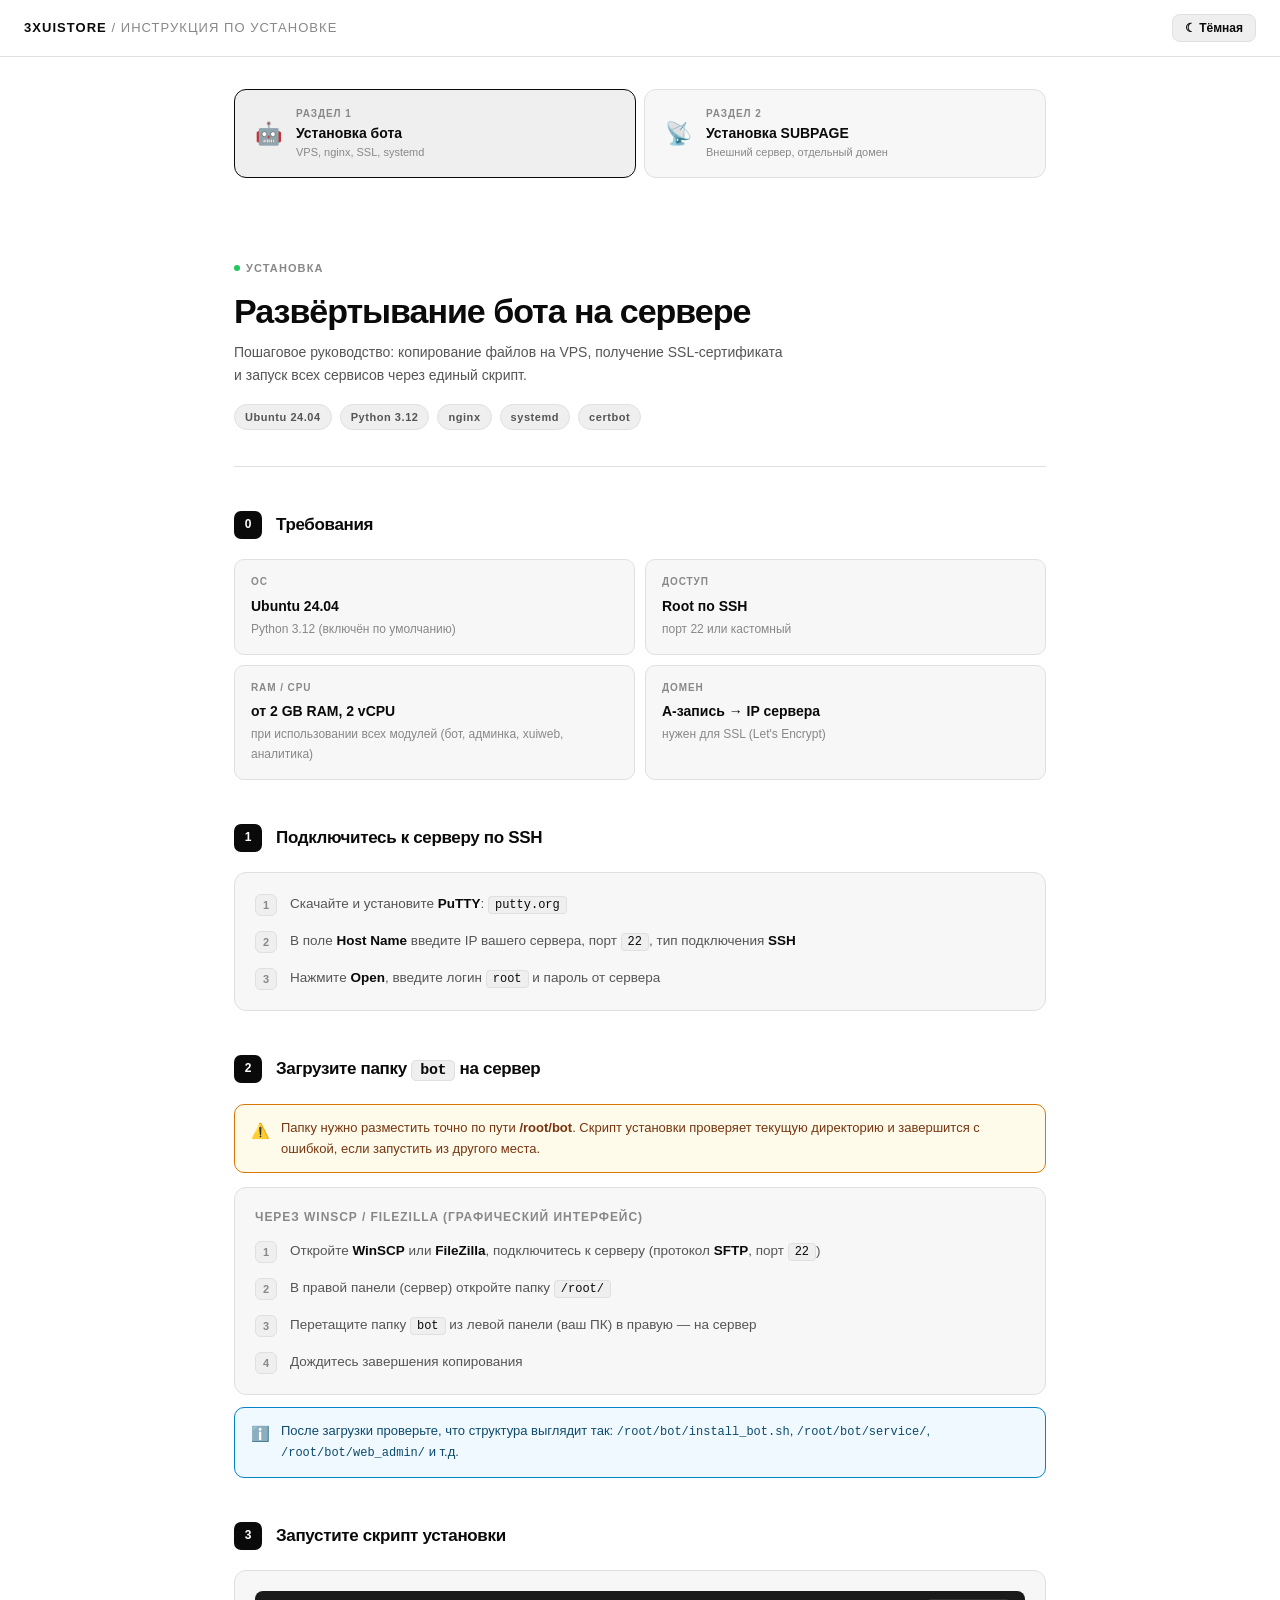
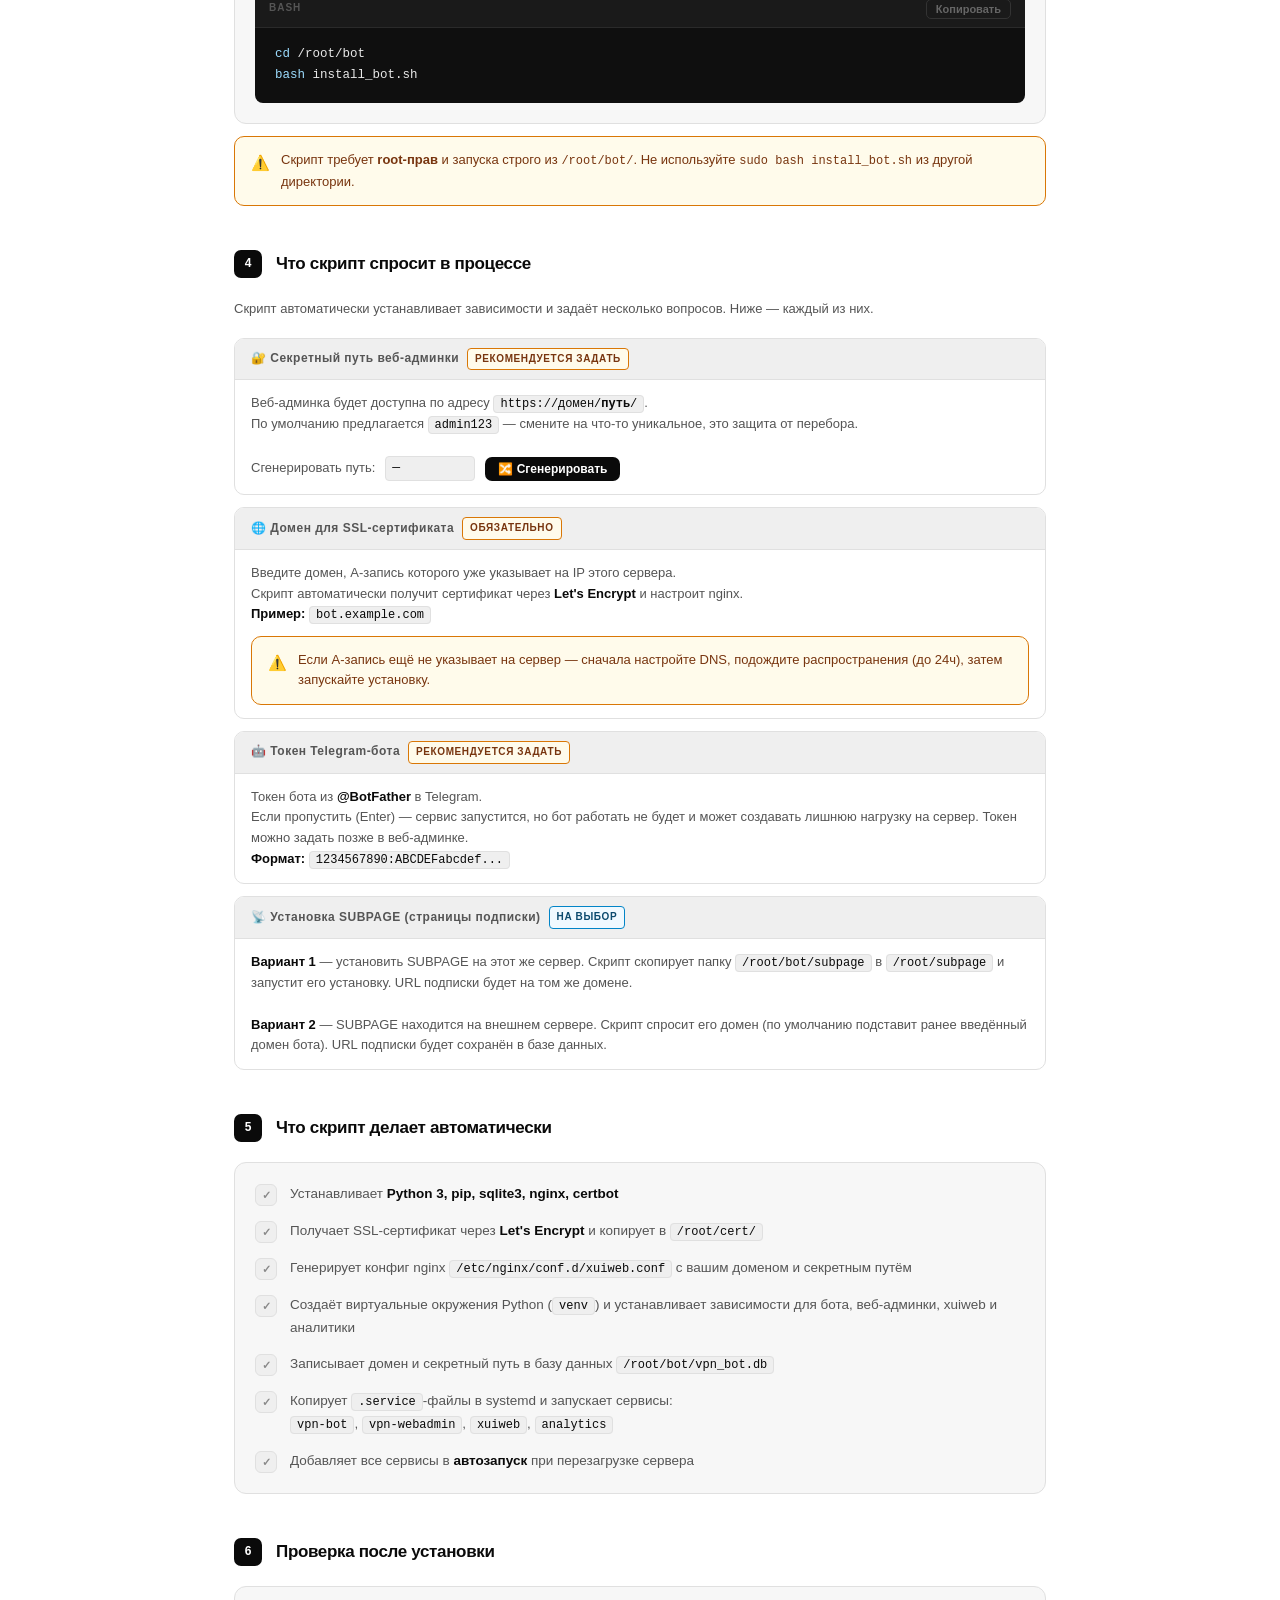
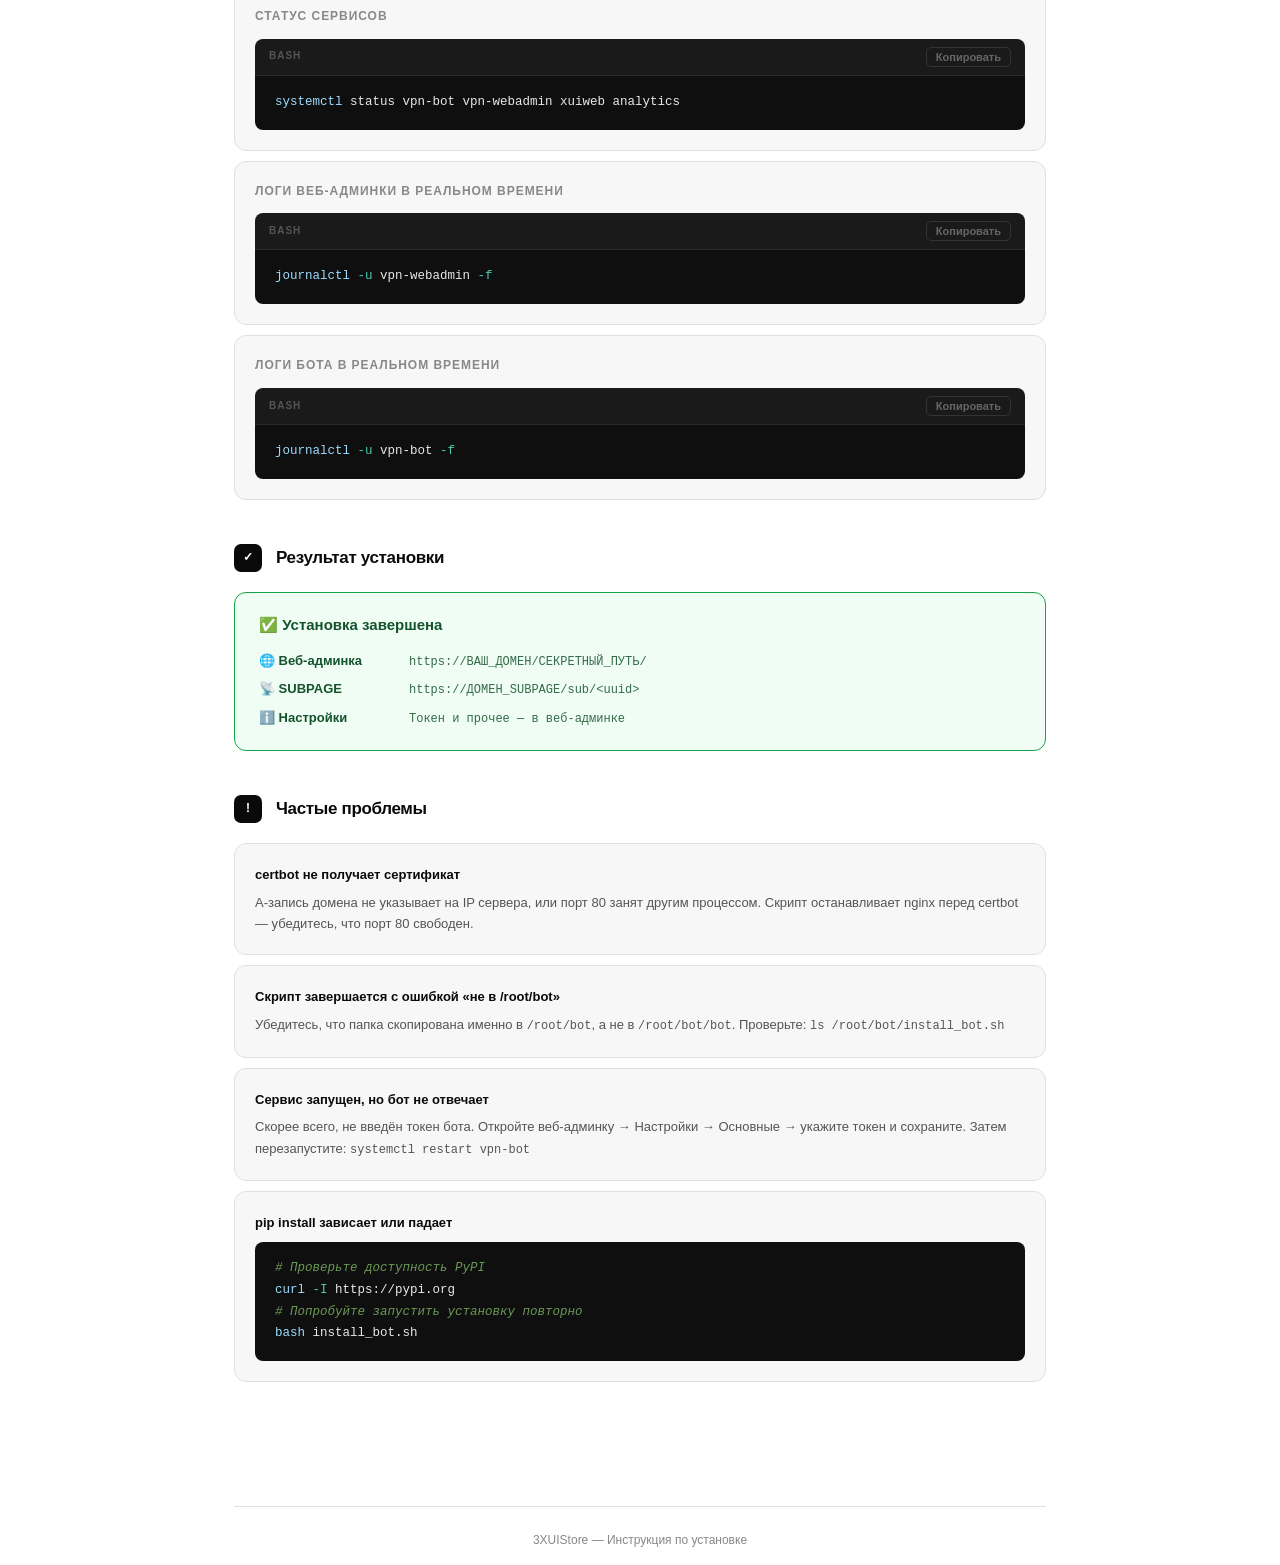
<file: docs/install-bot.html>
<!DOCTYPE html>
<html lang="ru" data-theme="light">
<head>
<meta charset="UTF-8">
<meta name="viewport" content="width=device-width, initial-scale=1.0">
<title>3XUIStore — Инструкция по установке</title>
<style>
  :root {
    --bg: #ffffff;
    --bg2: #f7f7f7;
    --bg3: #efefef;
    --border: #e0e0e0;
    --text: #0a0a0a;
    --text2: #555;
    --text3: #888;
    --code-bg: #0f0f0f;
    --code-text: #e8e8e8;
    --accent: #0a0a0a;
    --accent-text: #ffffff;
    --ok-bg: #f0fdf4;
    --ok-border: #16a34a;
    --ok-text: #14532d;
    --warn-bg: #fffbeb;
    --warn-border: #d97706;
    --warn-text: #78350f;
    --note-bg: #f0f9ff;
    --note-border: #0284c7;
    --note-text: #0c4a6e;
  }
  [data-theme="dark"] {
    --bg: #0a0a0a;
    --bg2: #141414;
    --bg3: #1e1e1e;
    --border: #2a2a2a;
    --text: #f0f0f0;
    --text2: #aaa;
    --text3: #666;
    --code-bg: #050505;
    --code-text: #d4d4d4;
    --accent: #f0f0f0;
    --accent-text: #0a0a0a;
    --ok-bg: #052e16;
    --ok-border: #166534;
    --ok-text: #86efac;
    --warn-bg: #1c1006;
    --warn-border: #b45309;
    --warn-text: #fcd34d;
    --note-bg: #001a2e;
    --note-border: #0369a1;
    --note-text: #7dd3fc;
  }

  * { box-sizing: border-box; margin: 0; padding: 0 }
  html { font-size: 15px; scroll-behavior: smooth }
  body {
    font-family: -apple-system, BlinkMacSystemFont, 'Segoe UI', sans-serif;
    background: var(--bg); color: var(--text);
    line-height: 1.65; transition: background .2s, color .2s;
  }

  .page { max-width: 860px; margin: 0 auto; padding: 0 24px 80px }

  .site-header {
    position: sticky; top: 0; z-index: 100;
    background: var(--bg); border-bottom: 1px solid var(--border);
    padding: 14px 24px; display: flex; align-items: center; justify-content: space-between;
  }
  .site-header .logo { font-size: 13px; font-weight: 700; letter-spacing: .08em; text-transform: uppercase; color: var(--text) }
  .site-header .logo span { color: var(--text3); font-weight: 400 }
  .theme-btn {
    background: var(--bg3); border: 1px solid var(--border);
    color: var(--text); border-radius: 8px; padding: 6px 12px;
    font-size: 12px; font-weight: 600; cursor: pointer; transition: background .15s;
  }
  .theme-btn:hover { background: var(--border) }

  .hero { padding: 44px 0 36px; border-bottom: 1px solid var(--border); margin-bottom: 44px }
  .hero-badge {
    display: inline-flex; align-items: center; gap: 6px;
    font-size: 11px; font-weight: 700; letter-spacing: .1em; text-transform: uppercase;
    color: var(--text3); margin-bottom: 14px;
  }
  .hero-badge::before { content: ''; width: 6px; height: 6px; border-radius: 50%; background: #22c55e; display: inline-block }
  .hero h1 { font-size: clamp(24px, 4vw, 34px); font-weight: 800; letter-spacing: -.03em; color: var(--text); line-height: 1.15; margin-bottom: 10px }
  .hero p { font-size: 14px; color: var(--text2); max-width: 560px; line-height: 1.7 }
  .hero-tags { display: flex; gap: 8px; flex-wrap: wrap; margin-top: 16px }
  .hero-tag {
    font-size: 11px; font-weight: 600; letter-spacing: .05em;
    background: var(--bg3); color: var(--text2); border: 1px solid var(--border);
    border-radius: 20px; padding: 3px 10px;
  }

  .section { margin-bottom: 44px }
  .section-header { display: flex; align-items: center; gap: 14px; margin-bottom: 20px }
  .step-num {
    width: 28px; height: 28px; border-radius: 7px;
    background: var(--accent); color: var(--accent-text);
    font-size: 12px; font-weight: 800; display: flex; align-items: center; justify-content: center; flex-shrink: 0;
  }
  .section h2 { font-size: 17px; font-weight: 700; letter-spacing: -.02em; color: var(--text) }

  .card {
    background: var(--bg2); border: 1px solid var(--border);
    border-radius: 12px; padding: 20px;
  }
  .card + .card { margin-top: 10px }

  /* Код-блоки */
  .code-block { position: relative; margin: 0 }
  .code-label {
    display: flex; align-items: center; justify-content: space-between;
    background: #1a1a1a; border-radius: 8px 8px 0 0; padding: 8px 14px;
    border-bottom: 1px solid #2a2a2a;
  }
  .code-lang { font-size: 10px; font-weight: 700; letter-spacing: .1em; text-transform: uppercase; color: #555 }
  .copy-btn {
    font-size: 11px; font-weight: 600; color: #666; background: transparent;
    border: 1px solid #333; border-radius: 5px; padding: 3px 9px; cursor: pointer; transition: all .15s;
  }
  .copy-btn:hover { color: #ccc; border-color: #555 }
  .copy-btn.copied { color: #22c55e; border-color: #22c55e }
  pre {
    background: var(--code-bg); color: var(--code-text);
    border-radius: 0 0 8px 8px; padding: 16px 20px;
    font-family: 'SF Mono', 'Fira Code', 'Cascadia Code', Consolas, monospace;
    font-size: 12.5px; line-height: 1.75; overflow-x: auto;
    white-space: pre;
  }
  .code-block.no-header pre { border-radius: 8px }
  .sh-cmd  { color: #9cdcfe }
  .sh-flag { color: #4ec9b0 }
  .sh-str  { color: #ce9178 }
  .sh-cmt  { color: #6a9955; font-style: italic }
  .sh-ok   { color: #22c55e }
  .sh-dim  { color: #555 }

  /* Алерты */
  .alert {
    border-radius: 10px; padding: 13px 16px; display: flex; gap: 11px; align-items: flex-start;
    font-size: 13px; line-height: 1.6; margin-bottom: 14px;
  }
  .alert .alert-icon { flex-shrink: 0; font-size: 15px; margin-top: 1px }
  .alert.note  { background: var(--note-bg);  border: 1px solid var(--note-border);  color: var(--note-text) }
  .alert.warn  { background: var(--warn-bg);  border: 1px solid var(--warn-border);  color: var(--warn-text) }
  .alert.ok    { background: var(--ok-bg);    border: 1px solid var(--ok-border);    color: var(--ok-text) }

  /* Шаги внутри карточки */
  .steps { list-style: none; display: flex; flex-direction: column; gap: 14px }
  .steps li { display: flex; gap: 13px; align-items: flex-start; font-size: 13.5px; color: var(--text2) }
  .steps .sn {
    flex-shrink: 0; width: 22px; height: 22px; border-radius: 6px;
    background: var(--bg3); border: 1px solid var(--border);
    font-size: 11px; font-weight: 700; color: var(--text3);
    display: flex; align-items: center; justify-content: center; margin-top: 1px;
  }
  .steps li strong { color: var(--text) }
  .steps li code {
    font-family: 'SF Mono', 'Fira Code', Consolas, monospace;
    font-size: 12px; background: var(--bg3); border: 1px solid var(--border);
    border-radius: 4px; padding: 1px 6px; color: var(--text);
  }

  /* Требования */
  .req-grid { display: grid; grid-template-columns: 1fr 1fr; gap: 10px }
  @media (max-width: 540px) { .req-grid { grid-template-columns: 1fr } }
  .req-item {
    background: var(--bg2); border: 1px solid var(--border);
    border-radius: 10px; padding: 14px 16px;
  }
  .req-label { font-size: 10px; font-weight: 700; text-transform: uppercase; letter-spacing: .09em; color: var(--text3); margin-bottom: 4px }
  .req-val { font-size: 14px; font-weight: 600; color: var(--text) }
  .req-sub { font-size: 12px; color: var(--text3); margin-top: 2px }

  /* Диалоговые блоки (что скрипт спрашивает) */
  .dialog-block {
    border: 1px solid var(--border); border-radius: 10px; overflow: hidden; margin-bottom: 12px;
  }
  .dialog-title {
    background: var(--bg3); padding: 9px 16px;
    font-size: 12px; font-weight: 700; color: var(--text2); letter-spacing: .04em;
    display: flex; align-items: center; gap: 8px; border-bottom: 1px solid var(--border);
  }
  .dialog-title .badge {
    font-size: 10px; font-weight: 700; letter-spacing: .06em;
    padding: 2px 7px; border-radius: 4px; text-transform: uppercase;
  }
  .badge-opt  { background: var(--note-bg); color: var(--note-text); border: 1px solid var(--note-border) }
  .badge-req  { background: var(--warn-bg); color: var(--warn-text); border: 1px solid var(--warn-border) }
  .dialog-body { padding: 13px 16px; font-size: 13px; color: var(--text2); line-height: 1.6 }
  .dialog-body strong { color: var(--text) }
  .dialog-body code {
    font-family: 'SF Mono', Consolas, monospace; font-size: 12px;
    background: var(--bg3); border: 1px solid var(--border);
    border-radius: 4px; padding: 1px 6px; color: var(--text);
  }

  /* Итог */
  .result-box {
    background: var(--ok-bg); border: 1px solid var(--ok-border);
    border-radius: 12px; padding: 20px 24px;
  }
  .result-box h3 { font-size: 15px; font-weight: 700; color: var(--ok-text); margin-bottom: 12px }
  .result-row { display: flex; flex-direction: column; gap: 6px }
  .result-item { display: flex; gap: 10px; align-items: baseline; font-size: 13px }
  .result-key { font-weight: 700; color: var(--ok-text); white-space: nowrap; min-width: 140px }
  .result-val { font-family: 'SF Mono', Consolas, monospace; font-size: 12px; color: var(--ok-text); opacity: .85 }

  .divider { border: none; border-top: 1px solid var(--border); margin: 20px 0 }

  .footer { border-top: 1px solid var(--border); padding: 24px 0; text-align: center; font-size: 12px; color: var(--text3) }

  /* Навигация между разделами */
  .nav-switcher {
    display: flex; gap: 8px; flex-wrap: wrap; margin-bottom: 32px;
  }
  .nav-card {
    flex: 1; min-width: 220px;
    display: flex; align-items: center; gap: 14px;
    background: var(--bg2); border: 1px solid var(--border);
    border-radius: 12px; padding: 16px 20px;
    text-decoration: none; color: var(--text);
    transition: border-color .15s, box-shadow .15s;
    cursor: pointer;
  }
  .nav-card:hover { border-color: var(--text3); box-shadow: 0 2px 12px rgba(0,0,0,.07) }
  .nav-card.active { border-color: var(--accent); background: var(--bg3) }
  .nav-card-icon { font-size: 22px; flex-shrink: 0 }
  .nav-card-label { font-size: 10px; font-weight: 700; text-transform: uppercase; letter-spacing: .09em; color: var(--text3); margin-bottom: 2px }
  .nav-card-title { font-size: 14px; font-weight: 700; color: var(--text); line-height: 1.2 }
  .nav-card-sub { font-size: 11px; color: var(--text3); margin-top: 2px }

  /* Показываем только выбранный раздел (бот или SUBPAGE) */
  .doc-section--hidden { display: none !important; }
</style>
</head>
<body>

<header class="site-header">
  <div class="logo">3XUIStore <span>/ Инструкция по установке</span></div>
  <button class="theme-btn" onclick="toggleTheme()" id="theme-label">☾ Тёмная</button>
</header>

<div class="page">

  <!-- Навигация -->
  <div class="nav-switcher" style="padding-top:32px;">
    <a class="nav-card active" href="#section-bot">
      <div class="nav-card-icon">🤖</div>
      <div>
        <div class="nav-card-label">Раздел 1</div>
        <div class="nav-card-title">Установка бота</div>
        <div class="nav-card-sub">VPS, nginx, SSL, systemd</div>
      </div>
    </a>
    <a class="nav-card" href="#section-subpage">
      <div class="nav-card-icon">📡</div>
      <div>
        <div class="nav-card-label">Раздел 2</div>
        <div class="nav-card-title">Установка SUBPAGE</div>
        <div class="nav-card-sub">Внешний сервер, отдельный домен</div>
      </div>
    </a>
  </div>

  <div id="section-bot" style="scroll-margin-top: 70px;">
  <div class="hero">
    <div class="hero-badge">Установка</div>
    <h1>Развёртывание бота на сервере</h1>
    <p>Пошаговое руководство: копирование файлов на VPS, получение SSL-сертификата и запуск всех сервисов через единый скрипт.</p>
    <div class="hero-tags">
      <span class="hero-tag">Ubuntu 24.04</span>
      <span class="hero-tag">Python 3.12</span>
      <span class="hero-tag">nginx</span>
      <span class="hero-tag">systemd</span>
      <span class="hero-tag">certbot</span>
    </div>
  </div>

  <!-- Требования -->
  <div class="section">
    <div class="section-header">
      <div class="step-num">0</div>
      <h2>Требования</h2>
    </div>
    <div class="req-grid">
      <div class="req-item">
        <div class="req-label">ОС</div>
        <div class="req-val">Ubuntu 24.04</div>
        <div class="req-sub">Python 3.12 (включён по умолчанию)</div>
      </div>
      <div class="req-item">
        <div class="req-label">Доступ</div>
        <div class="req-val">Root по SSH</div>
        <div class="req-sub">порт 22 или кастомный</div>
      </div>
      <div class="req-item">
        <div class="req-label">RAM / CPU</div>
        <div class="req-val">от 2 GB RAM, 2 vCPU</div>
        <div class="req-sub">при использовании всех модулей (бот, админка, xuiweb, аналитика)</div>
      </div>
      <div class="req-item">
        <div class="req-label">Домен</div>
        <div class="req-val">А-запись → IP сервера</div>
        <div class="req-sub">нужен для SSL (Let's Encrypt)</div>
      </div>
    </div>
  </div>

  <!-- Шаг 1: Подключение -->
  <div class="section">
    <div class="section-header">
      <div class="step-num">1</div>
      <h2>Подключитесь к серверу по SSH</h2>
    </div>
    <div class="card">
      <ul class="steps">
        <li><span class="sn">1</span><span>Скачайте и установите <strong>PuTTY</strong>: <code>putty.org</code></span></li>
        <li><span class="sn">2</span><span>В поле <strong>Host Name</strong> введите IP вашего сервера, порт <code>22</code>, тип подключения <strong>SSH</strong></span></li>
        <li><span class="sn">3</span><span>Нажмите <strong>Open</strong>, введите логин <code>root</code> и пароль от сервера</span></li>
      </ul>
    </div>
  </div>

  <!-- Шаг 2: Загрузка файлов -->
  <div class="section">
    <div class="section-header">
      <div class="step-num">2</div>
      <h2>Загрузите папку <code style="font-size:15px;font-family:monospace;background:var(--bg3);border:1px solid var(--border);border-radius:5px;padding:1px 8px;">bot</code> на сервер</h2>
    </div>

    <div class="alert warn">
      <span class="alert-icon">⚠️</span>
      <div>Папку нужно разместить точно по пути <strong>/root/bot</strong>. Скрипт установки проверяет текущую директорию и завершится с ошибкой, если запустить из другого места.</div>
    </div>

    <div class="card">
      <div style="font-size:12px;font-weight:700;text-transform:uppercase;letter-spacing:.08em;color:var(--text3);margin-bottom:12px;">Через WinSCP / FileZilla (графический интерфейс)</div>
      <ul class="steps">
        <li><span class="sn">1</span><span>Откройте <strong>WinSCP</strong> или <strong>FileZilla</strong>, подключитесь к серверу (протокол <strong>SFTP</strong>, порт <code>22</code>)</span></li>
        <li><span class="sn">2</span><span>В правой панели (сервер) откройте папку <code>/root/</code></span></li>
        <li><span class="sn">3</span><span>Перетащите папку <code>bot</code> из левой панели (ваш ПК) в правую — на сервер</span></li>
        <li><span class="sn">4</span><span>Дождитесь завершения копирования</span></li>
      </ul>
    </div>

    <div class="alert note" style="margin-top:12px;">
      <span class="alert-icon">ℹ️</span>
      <div>После загрузки проверьте, что структура выглядит так: <code style="font-family:monospace;font-size:12px;">/root/bot/install_bot.sh</code>, <code style="font-family:monospace;font-size:12px;">/root/bot/service/</code>, <code style="font-family:monospace;font-size:12px;">/root/bot/web_admin/</code> и т.д.</div>
    </div>
  </div>

  <!-- Шаг 3: Запуск скрипта -->
  <div class="section">
    <div class="section-header">
      <div class="step-num">3</div>
      <h2>Запустите скрипт установки</h2>
    </div>
    <div class="card">
      <div class="code-block">
        <div class="code-label">
          <span class="code-lang">bash</span>
          <button class="copy-btn" onclick="copyCode(this)">Копировать</button>
        </div>
        <pre><span class="sh-cmd">cd</span> /root/bot
<span class="sh-cmd">bash</span> install_bot.sh</pre>
      </div>
    </div>
    <div class="alert warn" style="margin-top:12px;">
      <span class="alert-icon">⚠️</span>
      <div>Скрипт требует <strong>root-прав</strong> и запуска строго из <code style="font-family:monospace;font-size:12px;">/root/bot/</code>. Не используйте <code style="font-family:monospace;font-size:12px;">sudo bash install_bot.sh</code> из другой директории.</div>
    </div>
  </div>

  <!-- Шаг 4: Что спрашивает скрипт -->
  <div class="section">
    <div class="section-header">
      <div class="step-num">4</div>
      <h2>Что скрипт спросит в процессе</h2>
    </div>

    <p style="font-size:13px;color:var(--text2);margin-bottom:18px;">Скрипт автоматически устанавливает зависимости и задаёт несколько вопросов. Ниже — каждый из них.</p>

    <div class="dialog-block">
      <div class="dialog-title">
        <span>🔐 Секретный путь веб-админки</span>
        <span class="badge badge-req">Рекомендуется задать</span>
      </div>
      <div class="dialog-body">
        Веб-админка будет доступна по адресу <code>https://домен/<strong>путь</strong>/</code>.<br>
        По умолчанию предлагается <code>admin123</code> — смените на что-то уникальное, это защита от перебора.<br><br>
        <div style="display:flex;align-items:center;gap:10px;flex-wrap:wrap;">
          <span style="font-size:13px;">Сгенерировать путь:</span>
          <code id="gen-path-result" style="font-size:13px;letter-spacing:.05em;min-width:90px;display:inline-block;">—</code>
          <button onclick="genSecretPath()" style="
            background:var(--accent);color:var(--accent-text);border:none;border-radius:7px;
            padding:5px 13px;font-size:12px;font-weight:600;cursor:pointer;font-family:inherit;
            transition:opacity .15s;
          " onmouseover="this.style.opacity='.8'" onmouseout="this.style.opacity='1'">🔀 Сгенерировать</button>
          <button id="gen-path-copy" onclick="copyGenPath(this)" style="
            display:none;background:transparent;border:1px solid var(--border);border-radius:7px;
            padding:5px 13px;font-size:12px;font-weight:600;cursor:pointer;color:var(--text2);font-family:inherit;
            transition:all .15s;
          ">Копировать</button>
        </div>
      </div>
    </div>

    <div class="dialog-block">
      <div class="dialog-title">
        <span>🌐 Домен для SSL-сертификата</span>
        <span class="badge badge-req">Обязательно</span>
      </div>
      <div class="dialog-body">
        Введите домен, А-запись которого уже указывает на IP этого сервера.<br>
        Скрипт автоматически получит сертификат через <strong>Let's Encrypt</strong> и настроит nginx.<br>
        <strong>Пример:</strong> <code>bot.example.com</code>
        <div class="alert warn" style="margin-top:10px;margin-bottom:0;">
          <span class="alert-icon">⚠️</span>
          <div>Если А-запись ещё не указывает на сервер — сначала настройте DNS, подождите распространения (до 24ч), затем запускайте установку.</div>
        </div>
      </div>
    </div>

    <div class="dialog-block">
      <div class="dialog-title">
        <span>🤖 Токен Telegram-бота</span>
        <span class="badge badge-req">Рекомендуется задать</span>
      </div>
      <div class="dialog-body">
        Токен бота из <strong>@BotFather</strong> в Telegram.<br>
        Если пропустить (Enter) — сервис запустится, но бот работать не будет и может создавать лишнюю нагрузку на сервер. Токен можно задать позже в веб-админке.<br>
        <strong>Формат:</strong> <code>1234567890:ABCDEFabcdef...</code>
      </div>
    </div>

    <div class="dialog-block">
      <div class="dialog-title">
        <span>📡 Установка SUBPAGE (страницы подписки)</span>
        <span class="badge badge-opt">На выбор</span>
      </div>
      <div class="dialog-body">
        <strong>Вариант 1</strong> — установить SUBPAGE на этот же сервер. Скрипт скопирует папку <code>/root/bot/subpage</code> в <code>/root/subpage</code> и запустит его установку. URL подписки будет на том же домене.<br><br>
        <strong>Вариант 2</strong> — SUBPAGE находится на внешнем сервере. Скрипт спросит его домен (по умолчанию подставит ранее введённый домен бота). URL подписки будет сохранён в базе данных.
      </div>
    </div>
  </div>

  <!-- Шаг 5: Что происходит автоматически -->
  <div class="section">
    <div class="section-header">
      <div class="step-num">5</div>
      <h2>Что скрипт делает автоматически</h2>
    </div>
    <div class="card">
      <ul class="steps">
        <li><span class="sn">✓</span><span>Устанавливает <strong>Python 3, pip, sqlite3, nginx, certbot</strong></span></li>
        <li><span class="sn">✓</span><span>Получает SSL-сертификат через <strong>Let's Encrypt</strong> и копирует в <code>/root/cert/</code></span></li>
        <li><span class="sn">✓</span><span>Генерирует конфиг nginx <code>/etc/nginx/conf.d/xuiweb.conf</code> с вашим доменом и секретным путём</span></li>
        <li><span class="sn">✓</span><span>Создаёт виртуальные окружения Python (<code>venv</code>) и устанавливает зависимости для бота, веб-админки, xuiweb и аналитики</span></li>
        <li><span class="sn">✓</span><span>Записывает домен и секретный путь в базу данных <code>/root/bot/vpn_bot.db</code></span></li>
        <li><span class="sn">✓</span><span>Копирует <code>.service</code>-файлы в systemd и запускает сервисы:<br>
          <code>vpn-bot</code>, <code>vpn-webadmin</code>, <code>xuiweb</code>, <code>analytics</code></span></li>
        <li><span class="sn">✓</span><span>Добавляет все сервисы в <strong>автозапуск</strong> при перезагрузке сервера</span></li>
      </ul>
    </div>
  </div>

  <!-- Шаг 6: Проверка после установки -->
  <div class="section">
    <div class="section-header">
      <div class="step-num">6</div>
      <h2>Проверка после установки</h2>
    </div>

    <div class="card">
      <div style="font-size:12px;font-weight:700;text-transform:uppercase;letter-spacing:.08em;color:var(--text3);margin-bottom:12px;">Статус сервисов</div>
      <div class="code-block">
        <div class="code-label">
          <span class="code-lang">bash</span>
          <button class="copy-btn" onclick="copyCode(this)">Копировать</button>
        </div>
        <pre><span class="sh-cmd">systemctl</span> status vpn-bot vpn-webadmin xuiweb analytics</pre>
      </div>
    </div>

    <div class="card">
      <div style="font-size:12px;font-weight:700;text-transform:uppercase;letter-spacing:.08em;color:var(--text3);margin-bottom:12px;">Логи веб-админки в реальном времени</div>
      <div class="code-block">
        <div class="code-label">
          <span class="code-lang">bash</span>
          <button class="copy-btn" onclick="copyCode(this)">Копировать</button>
        </div>
        <pre><span class="sh-cmd">journalctl</span> <span class="sh-flag">-u</span> vpn-webadmin <span class="sh-flag">-f</span></pre>
      </div>
    </div>

    <div class="card">
      <div style="font-size:12px;font-weight:700;text-transform:uppercase;letter-spacing:.08em;color:var(--text3);margin-bottom:12px;">Логи бота в реальном времени</div>
      <div class="code-block">
        <div class="code-label">
          <span class="code-lang">bash</span>
          <button class="copy-btn" onclick="copyCode(this)">Копировать</button>
        </div>
        <pre><span class="sh-cmd">journalctl</span> <span class="sh-flag">-u</span> vpn-bot <span class="sh-flag">-f</span></pre>
      </div>
    </div>
  </div>

  <!-- Результат -->
  <div class="section">
    <div class="section-header">
      <div class="step-num">✓</div>
      <h2>Результат установки</h2>
    </div>

    <div class="result-box">
      <h3>✅ Установка завершена</h3>
      <div class="result-row">
        <div class="result-item">
          <span class="result-key">🌐 Веб-админка</span>
          <span class="result-val">https://ВАШ_ДОМЕН/СЕКРЕТНЫЙ_ПУТЬ/</span>
        </div>
        <div class="result-item">
          <span class="result-key">📡 SUBPAGE</span>
          <span class="result-val">https://ДОМЕН_SUBPAGE/sub/&lt;uuid&gt;</span>
        </div>
        <div class="result-item">
          <span class="result-key">ℹ️ Настройки</span>
          <span class="result-val">Токен и прочее — в веб-админке</span>
        </div>
      </div>
    </div>
  </div>

  <!-- Частые проблемы -->
  <div class="section">
    <div class="section-header">
      <div class="step-num">!</div>
      <h2>Частые проблемы</h2>
    </div>

    <div class="card">
      <div style="font-size:13px;font-weight:700;color:var(--text);margin-bottom:6px;">certbot не получает сертификат</div>
      <p style="font-size:13px;color:var(--text2);">А-запись домена не указывает на IP сервера, или порт 80 занят другим процессом. Скрипт останавливает nginx перед certbot — убедитесь, что порт 80 свободен.</p>
    </div>

    <div class="card">
      <div style="font-size:13px;font-weight:700;color:var(--text);margin-bottom:6px;">Скрипт завершается с ошибкой «не в /root/bot»</div>
      <p style="font-size:13px;color:var(--text2);">Убедитесь, что папка скопирована именно в <code style="font-family:monospace;font-size:12px;">/root/bot</code>, а не в <code style="font-family:monospace;font-size:12px;">/root/bot/bot</code>. Проверьте: <code style="font-family:monospace;font-size:12px;">ls /root/bot/install_bot.sh</code></p>
    </div>

    <div class="card">
      <div style="font-size:13px;font-weight:700;color:var(--text);margin-bottom:6px;">Сервис запущен, но бот не отвечает</div>
      <p style="font-size:13px;color:var(--text2);">Скорее всего, не введён токен бота. Откройте веб-админку → Настройки → Основные → укажите токен и сохраните. Затем перезапустите: <code style="font-family:monospace;font-size:12px;">systemctl restart vpn-bot</code></p>
    </div>

    <div class="card">
      <div style="font-size:13px;font-weight:700;color:var(--text);margin-bottom:6px;">pip install зависает или падает</div>
      <div class="code-block no-header" style="margin-top:8px;">
        <pre><span class="sh-cmt"># Проверьте доступность PyPI</span>
<span class="sh-cmd">curl</span> <span class="sh-flag">-I</span> https://pypi.org
<span class="sh-cmt"># Попробуйте запустить установку повторно</span>
<span class="sh-cmd">bash</span> install_bot.sh</pre>
      </div>
    </div>
  </div>

  </div><!-- /#section-bot -->

  <div id="section-subpage" class="doc-section--hidden" style="scroll-margin-top: 70px;">

  <div class="hero">
    <div class="hero-badge">Внешний сервер</div>
    <h1>SUBPAGE — страница подписки</h1>
    <p>Отдельный веб-сервер для страницы подписки пользователей. Рекомендуется размещать на независимом сервере с собственным доменом.</p>
    <div class="hero-tags">
      <span class="hero-tag">Ubuntu 24.04</span>
      <span class="hero-tag">Python 3.12</span>
      <span class="hero-tag">nginx + SSL</span>
      <span class="hero-tag">systemd</span>
    </div>
  </div>

  <div class="alert warn" style="margin-bottom:28px;">
    <span class="alert-icon">⚠️</span>
    <div><strong>Рекомендация по домену.</strong> Настоятельно рекомендуется использовать <strong>отдельный домен</strong> для SUBPAGE, не связанный с доменом бота. Например, если бот на <code style="font-family:monospace;font-size:12px;">bot.example.com</code>, для SUBPAGE возьмите другой домен. Это повышает безопасность и позволяет независимо управлять подписками.</div>
  </div>

  <!-- SP Шаг 1: Подготовка -->
  <div class="section">
    <div class="section-header">
      <div class="step-num">1</div>
      <h2>Подготовка сервера</h2>
    </div>
    <div class="card">
      <ul class="steps">
        <li><span class="sn">✓</span><span>Сервер с <strong>Ubuntu 24.04</strong>, доступ root по SSH</span></li>
        <li><span class="sn">✓</span><span>Отдельный домен с А-записью, указывающей на IP этого сервера<br>
          <span style="font-size:12px;color:var(--text3);">Пример: <code>sub.example.com</code></span></span></li>
        <li><span class="sn">✓</span><span>Порты <code>80</code> и <code>443</code> открыты в файрволе</span></li>
      </ul>
    </div>
  </div>

  <!-- SP Шаг 2: Установка -->
  <div class="section">
    <div class="section-header">
      <div class="step-num">2</div>
      <h2>Установка SUBPAGE</h2>
    </div>
    <div class="card">
      <p style="font-size:13px;color:var(--text2);margin-bottom:14px;">Выполните команду на сервере SUBPAGE (не на сервере бота):</p>
      <div class="code-block">
        <div class="code-label">
          <span class="code-lang">bash</span>
          <button class="copy-btn" onclick="copyCode(this)">Копировать</button>
        </div>
        <pre><span class="sh-cmd">bash</span> &lt;(<span class="sh-cmd">curl</span> <span class="sh-flag">-sSL</span> <span class="sh-str">https://update.3xstore.ru/subpage/install.sh</span>)</pre>
      </div>
    </div>
    <div class="card">
      <div style="font-size:12px;font-weight:700;text-transform:uppercase;letter-spacing:.08em;color:var(--text3);margin-bottom:12px;">Скрипт автоматически</div>
      <ul class="steps">
        <li><span class="sn">✓</span><span>Установит Python 3.12 и необходимые зависимости</span></li>
        <li><span class="sn">✓</span><span>Создаст виртуальное окружение и установит пакеты</span></li>
        <li><span class="sn">✓</span><span>Создаст systemd-сервис для автозапуска</span></li>
        <li><span class="sn">✓</span><span>Установит CLI-утилиту управления <code>subpage</code></span></li>
      </ul>
    </div>
  </div>

  <!-- SP Шаг 3: Nginx + SSL -->
  <div class="section">
    <div class="section-header">
      <div class="step-num">3</div>
      <h2>Настройка Nginx и SSL-сертификата</h2>
    </div>
    <div class="card">
      <p style="font-size:13px;color:var(--text2);margin-bottom:14px;">После установки запустите CLI-утилиту управления:</p>
      <div class="code-block">
        <div class="code-label">
          <span class="code-lang">bash</span>
          <button class="copy-btn" onclick="copyCode(this)">Копировать</button>
        </div>
        <pre><span class="sh-cmd">sudo</span> subpage</pre>
      </div>
    </div>
    <div class="card">
      <ul class="steps">
        <li><span class="sn">1</span><span>В главном меню выберите <strong>9 — 🌐 Управление Nginx</strong></span></li>
        <li><span class="sn">2</span><span>В подменю выберите <strong>1 — 🌐 Установить и настроить Nginx с SSL</strong></span></li>
        <li><span class="sn">3</span><span>Введите домен SUBPAGE: например <code>sub.example.com</code></span></li>
        <li><span class="sn">4</span><span>Укажите email для Let's Encrypt — <strong>желательно ввести</strong>, чтобы получать уведомления об истечении сертификата</span></li>
        <li><span class="sn">5</span><span>Скрипт получит сертификат через Certbot и настроит nginx как reverse proxy</span></li>
      </ul>
    </div>
    <div class="alert note" style="margin-top:12px;">
      <span class="alert-icon">💡</span>
      <div>Certbot использует standalone-режим. Убедитесь, что порт <code style="font-family:monospace;font-size:12px;">80</code> свободен. Если нужно открыть порты — в главном меню выберите <strong>пункт 8 — 🔥 Управление файрволом</strong>.</div>
    </div>
  </div>

  <!-- SP Шаг 4: Файрвол -->
  <div class="section">
    <div class="section-header">
      <div class="step-num">4</div>
      <h2>Настройка файрвола (UFW)</h2>
    </div>
    <div class="card">
      <div class="code-block">
        <div class="code-label">
          <span class="code-lang">bash</span>
          <button class="copy-btn" onclick="copyCode(this)">Копировать</button>
        </div>
        <pre><span class="sh-cmd">sudo</span> ufw allow 22/tcp  comment <span class="sh-str">'SSH'</span>
<span class="sh-cmd">sudo</span> ufw allow 80/tcp  comment <span class="sh-str">'HTTP (Nginx)'</span>
<span class="sh-cmd">sudo</span> ufw allow 443/tcp comment <span class="sh-str">'HTTPS (Nginx)'</span>
<span class="sh-cmd">sudo</span> ufw enable</pre>
      </div>
    </div>
  </div>

  <!-- SP Шаг 5: .env -->
  <div class="section">
    <div class="section-header">
      <div class="step-num">5</div>
      <h2>Настройка переменных окружения (.env)</h2>
    </div>
    <div class="card">
      <p style="font-size:13px;color:var(--text2);margin-bottom:14px;">Запустите CLI и выберите <strong>6 — 📝 Редактировать .env файл</strong>:</p>
      <div class="code-block">
        <div class="code-label">
          <span class="code-lang">bash</span>
          <button class="copy-btn" onclick="copyCode(this)">Копировать</button>
        </div>
        <pre><span class="sh-cmd">sudo</span> subpage</pre>
      </div>
    </div>
    <div class="card">
      <div style="font-size:12px;font-weight:700;text-transform:uppercase;letter-spacing:.08em;color:var(--text3);margin-bottom:14px;">Обязательно указать</div>
      <p style="font-size:13px;color:var(--text2);margin-bottom:14px;">В <code style="font-family:monospace;font-size:12px;">.env</code> на сервере SUBPAGE достаточно задать две переменные. Остальные параметры в файле — <strong>опциональны</strong>: они используются как запасной вариант, если API бота недоступен (ошибка сети, таймаут, 404) или если <code style="font-family:monospace;font-size:12px;">API_CUSTOM_SETTINGS=false</code>.</p>
      <div class="code-block">
        <div class="code-label">
          <span class="code-lang">.env</span>
          <button class="copy-btn" onclick="copyCode(this)">Копировать</button>
        </div>
        <pre><span class="sh-cmt"># URL API бота (откуда subpage берёт данные подписки)</span>
<span class="sh-cmt"># SUBPAGE на отдельном сервере:</span>
<span class="sh-cmd">API_BASE_URL</span>=<span class="sh-str">https://bot.domain.com</span>
<span class="sh-cmt"># SUBPAGE на том же сервере, что и бот:</span>
<span class="sh-cmt"># API_BASE_URL=http://127.0.0.1:8282</span>

<span class="sh-cmt"># true — настройки страницы из веб-админки (Настройки → SUBPAGE)</span>
<span class="sh-cmd">API_CUSTOM_SETTINGS</span>=<span class="sh-str">true</span></pre>
      </div>
      <div class="alert info" style="margin-top:16px;margin-bottom:0;">
        <span class="alert-icon">ℹ️</span>
        <div>
          <strong><code style="font-family:monospace;font-size:12px;">API_CUSTOM_SETTINGS=true</code></strong> — при старте subpage один раз запрашивает <code style="font-family:monospace;font-size:12px;">{API_BASE_URL}/api/settings/info</code> и подставляет значения из раздела <strong>Настройки → SUBPAGE</strong> (название, ссылки, тема, заглушки и т.д.). После изменений в админке нужен <strong>перезапуск</strong> subpage — иначе останутся старые значения.<br><br>
          Поля в <code style="font-family:monospace;font-size:12px;">.env</code> (PROJECT_NAME, SUPPORT_URL, ссылки на приложения и др.) при успешной загрузке из админки переопределяются только там, где в админке задано непустое значение; при недоступности API subpage продолжит работать по <code style="font-family:monospace;font-size:12px;">.env</code>.
        </div>
      </div>
      <p style="font-size:12px;color:var(--text3);margin-top:14px;">В редакторе nano: <strong>Ctrl+O</strong> — сохранить, <strong>Enter</strong> — подтвердить, <strong>Ctrl+X</strong> — выйти. Полный список переменных — в <code style="font-family:monospace;font-size:12px;">subpage/env.example</code>.</p>
    </div>
    <div class="card">
      <p style="font-size:13px;color:var(--text2);margin-bottom:12px;">После сохранения .env перезапустите сервис:</p>
      <div class="code-block">
        <div class="code-label">
          <span class="code-lang">bash</span>
          <button class="copy-btn" onclick="copyCode(this)">Копировать</button>
        </div>
        <pre><span class="sh-cmd">sudo</span> systemctl restart subpage</pre>
      </div>
    </div>
  </div>

  <!-- SP Шаг 6: Привязка к боту -->
  <div class="section">
    <div class="section-header">
      <div class="step-num">6</div>
      <h2>Добавьте ссылку SUBPAGE в настройки бота</h2>
    </div>
    <div class="card">
      <ul class="steps">
        <li><span class="sn">1</span><span>Откройте веб-админку бота → <strong>Настройки → Подписка</strong></span></li>
        <li><span class="sn">2</span><span>Найдите параметр <code>sub_page_url</code></span></li>
        <li><span class="sn">3</span><span>Установите значение: <code>https://ваш-домен-subpage.com</code></span></li>
        <li><span class="sn">4</span><span>Сохраните настройки</span></li>
      </ul>
    </div>
    <div class="result-box" style="margin-top:12px;">
      <h3>✅ Готово</h3>
      <div class="result-row">
        <div class="result-item">
          <span class="result-key">📡 Страница подписки</span>
          <span class="result-val">https://ВАШ_ДОМЕН_SUBPAGE/sub/&lt;uuid&gt;</span>
        </div>
      </div>
    </div>
  </div>

  <!-- SP Шаг 7: Проверка -->
  <div class="section">
    <div class="section-header">
      <div class="step-num">7</div>
      <h2>Проверка работы</h2>
    </div>
    <div class="card">
      <div style="font-size:12px;font-weight:700;text-transform:uppercase;letter-spacing:.08em;color:var(--text3);margin-bottom:12px;">Статус сервиса</div>
      <div class="code-block">
        <div class="code-label">
          <span class="code-lang">bash</span>
          <button class="copy-btn" onclick="copyCode(this)">Копировать</button>
        </div>
        <pre><span class="sh-cmd">sudo</span> systemctl status subpage</pre>
      </div>
    </div>
    <div class="card">
      <div style="font-size:12px;font-weight:700;text-transform:uppercase;letter-spacing:.08em;color:var(--text3);margin-bottom:12px;">Логи в реальном времени</div>
      <div class="code-block">
        <div class="code-label">
          <span class="code-lang">bash</span>
          <button class="copy-btn" onclick="copyCode(this)">Копировать</button>
        </div>
        <pre><span class="sh-cmd">sudo</span> journalctl <span class="sh-flag">-u</span> subpage <span class="sh-flag">-n</span> 50 <span class="sh-flag">-f</span></pre>
      </div>
    </div>
    <div class="alert note" style="margin-top:12px;">
      <span class="alert-icon">🌐</span>
      <div>Откройте в браузере: <code style="font-family:monospace;font-size:12px;">https://ваш-домен/sub/test-uuid</code> — должна появиться страница подписки (или ошибка UUID — это нормально).</div>
    </div>
  </div>

  <!-- SP: Полезные команды -->
  <div class="section">
    <div class="section-header">
      <div class="step-num">?</div>
      <h2>Полезные команды управления</h2>
    </div>
    <div class="card">
      <div style="font-size:12px;font-weight:700;text-transform:uppercase;letter-spacing:.08em;color:var(--text3);margin-bottom:12px;">CLI-утилита</div>
      <div class="code-block">
        <div class="code-label">
          <span class="code-lang">bash</span>
          <button class="copy-btn" onclick="copyCode(this)">Копировать</button>
        </div>
        <pre><span class="sh-cmd">sudo</span> subpage</pre>
      </div>
    </div>
    <div class="card">
      <div style="font-size:12px;font-weight:700;text-transform:uppercase;letter-spacing:.08em;color:var(--text3);margin-bottom:12px;">Команды systemctl</div>
      <div class="code-block">
        <div class="code-label">
          <span class="code-lang">bash</span>
          <button class="copy-btn" onclick="copyCode(this)">Копировать</button>
        </div>
        <pre><span class="sh-cmd">sudo</span> systemctl start   subpage   <span class="sh-cmt"># Запустить</span>
<span class="sh-cmd">sudo</span> systemctl stop    subpage   <span class="sh-cmt"># Остановить</span>
<span class="sh-cmd">sudo</span> systemctl restart subpage   <span class="sh-cmt"># Перезапустить</span>
<span class="sh-cmd">sudo</span> systemctl status  subpage   <span class="sh-cmt"># Статус</span>
<span class="sh-cmd">sudo</span> systemctl enable  subpage   <span class="sh-cmt"># Включить автозапуск</span>
<span class="sh-cmd">sudo</span> systemctl disable subpage   <span class="sh-cmt"># Отключить автозапуск</span></pre>
      </div>
    </div>
  </div>

  </div><!-- /#section-subpage -->

</div><!-- /.page -->

<div class="page" style="padding-top:0;padding-bottom:0;">
  <div class="footer">3XUIStore — Инструкция по установке</div>
</div>

<script>
// Переключение разделов: виден только выбранный (бот или SUBPAGE)
(function() {
  var botEl = document.getElementById('section-bot');
  var spEl = document.getElementById('section-subpage');
  var cards = document.querySelectorAll('.nav-card');
  if (!botEl || !spEl || !cards.length) return;

  function showSection(which) {
    var isSubpage = which === 'subpage';
    botEl.classList.toggle('doc-section--hidden', isSubpage);
    spEl.classList.toggle('doc-section--hidden', !isSubpage);
    cards.forEach(function(c, i) {
      c.classList.toggle('active', isSubpage ? i === 1 : i === 0);
    });
    var hash = isSubpage ? '#section-subpage' : '#section-bot';
    try { history.replaceState(null, '', hash); } catch (e) {}
    window.scrollTo({ top: 0, behavior: 'smooth' });
  }

  cards[0].addEventListener('click', function(e) {
    e.preventDefault();
    showSection('bot');
  });
  cards[1].addEventListener('click', function(e) {
    e.preventDefault();
    showSection('subpage');
  });

  window.addEventListener('hashchange', function() {
    showSection(location.hash === '#section-subpage' ? 'subpage' : 'bot');
  });

  showSection(location.hash === '#section-subpage' ? 'subpage' : 'bot');
})();

function genSecretPath() {
  var chars = 'abcdefghijklmnopqrstuvwxyz';
  var len = Math.floor(Math.random() * 5) + 14; // 14–18 символов
  var result = '';
  for (var i = 0; i < len; i++) {
    result += chars[Math.floor(Math.random() * chars.length)];
  }
  var el = document.getElementById('gen-path-result');
  var copyBtn = document.getElementById('gen-path-copy');
  el.textContent = result;
  copyBtn.style.display = 'inline-block';
  copyBtn.textContent = 'Копировать';
  copyBtn.style.color = 'var(--text2)';
  copyBtn.style.borderColor = 'var(--border)';
}

function copyGenPath(btn) {
  var text = document.getElementById('gen-path-result').textContent;
  if (!text || text === '—') return;
  navigator.clipboard.writeText(text).then(function() {
    btn.textContent = '✓ Скопировано';
    btn.style.color = '#22c55e';
    btn.style.borderColor = '#22c55e';
    setTimeout(function() {
      btn.textContent = 'Копировать';
      btn.style.color = 'var(--text2)';
      btn.style.borderColor = 'var(--border)';
    }, 2000);
  });
}

function toggleTheme() {
  var html = document.documentElement;
  var isDark = html.getAttribute('data-theme') === 'dark';
  html.setAttribute('data-theme', isDark ? 'light' : 'dark');
  document.getElementById('theme-label').textContent = isDark ? '☾ Тёмная' : '☀ Светлая';
  try { localStorage.setItem('theme', isDark ? 'light' : 'dark'); } catch(e) {}
}

(function() {
  try {
    var t = localStorage.getItem('theme');
    if (t === 'dark') {
      document.documentElement.setAttribute('data-theme', 'dark');
      document.addEventListener('DOMContentLoaded', function() {
        var btn = document.getElementById('theme-label');
        if (btn) btn.textContent = '☀ Светлая';
      });
    }
  } catch(e) {}
})();

function copyCode(btn) {
  var pre = btn.closest('.code-block').querySelector('pre');
  var text = pre.innerText || pre.textContent;
  navigator.clipboard.writeText(text.trim()).then(function() {
    btn.textContent = '✓ Скопировано';
    btn.classList.add('copied');
    setTimeout(function() {
      btn.textContent = 'Копировать';
      btn.classList.remove('copied');
    }, 2000);
  }).catch(function() {
    var ta = document.createElement('textarea');
    ta.value = text.trim();
    ta.style.position = 'fixed';
    ta.style.opacity = '0';
    document.body.appendChild(ta);
    ta.select();
    document.execCommand('copy');
    document.body.removeChild(ta);
    btn.textContent = '✓ Скопировано';
    btn.classList.add('copied');
    setTimeout(function() {
      btn.textContent = 'Копировать';
      btn.classList.remove('copied');
    }, 2000);
  });
}
</script>
</body>
</html>
</file>
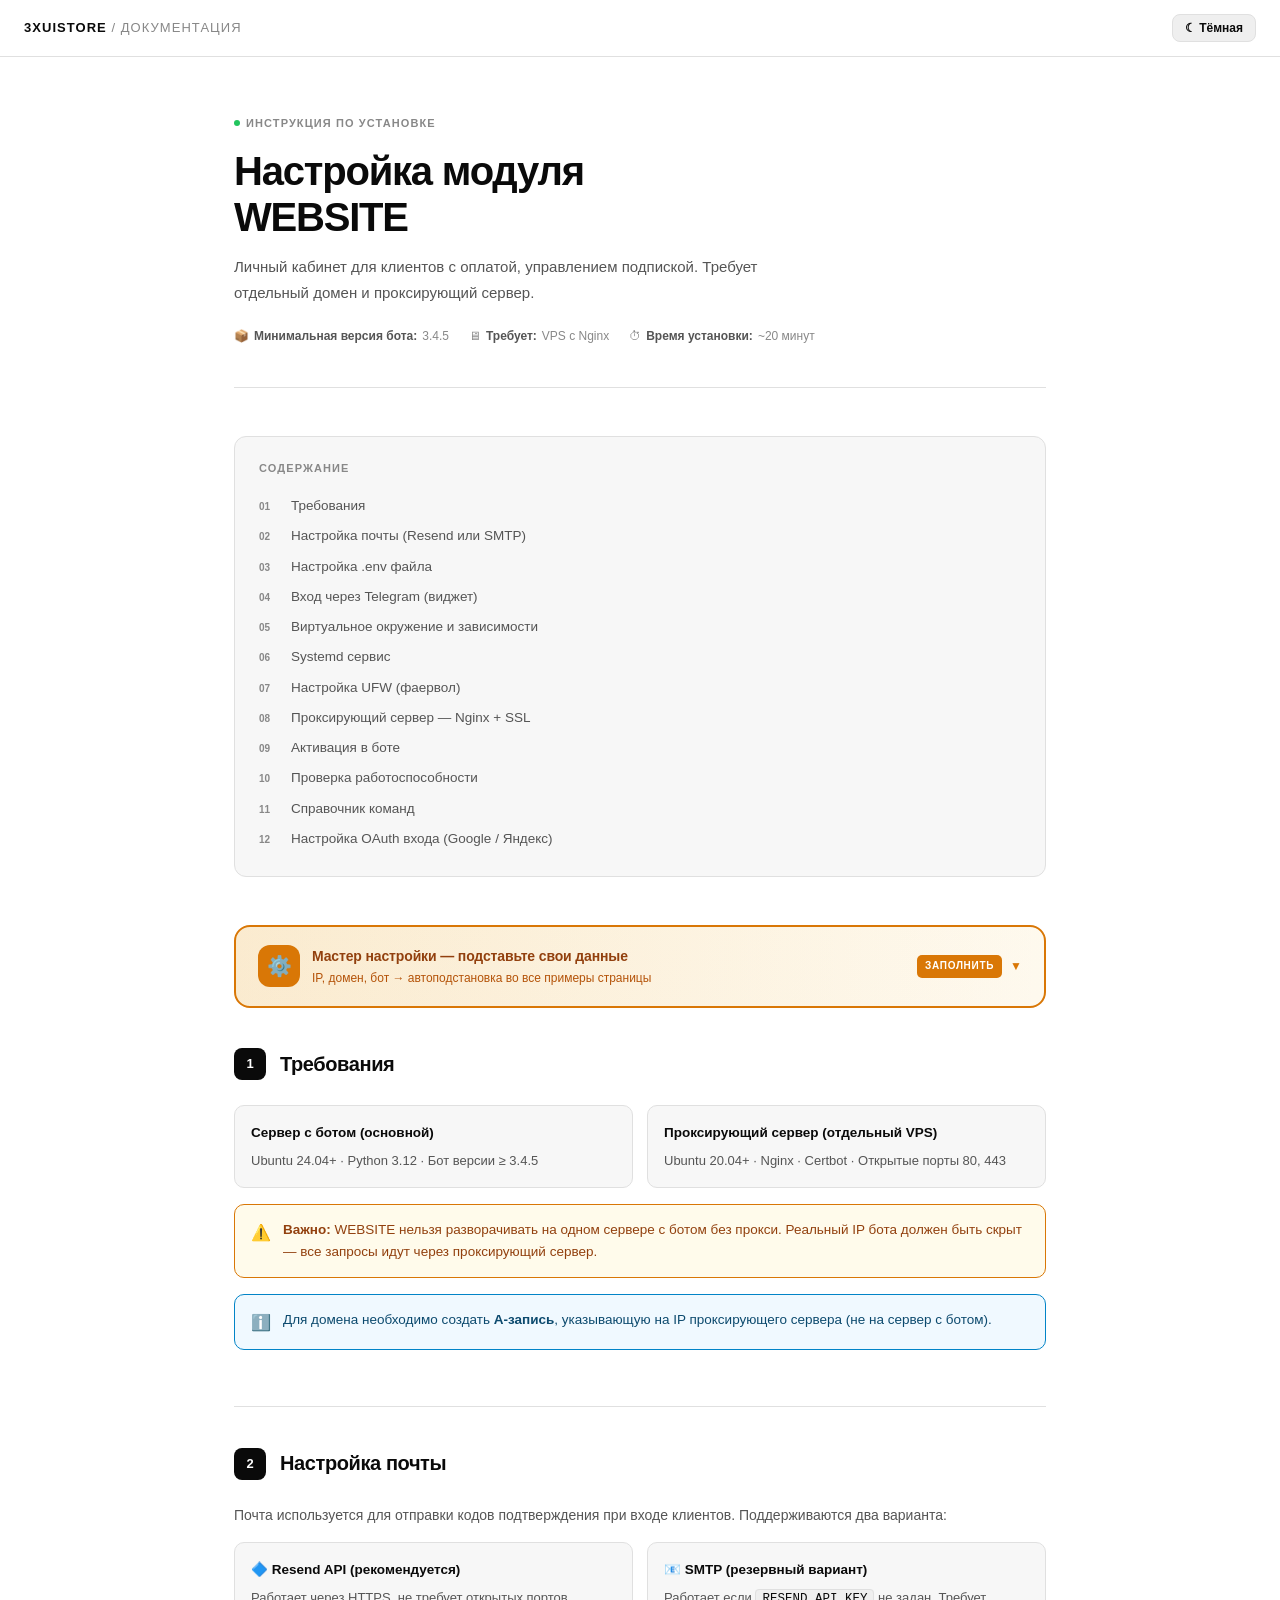
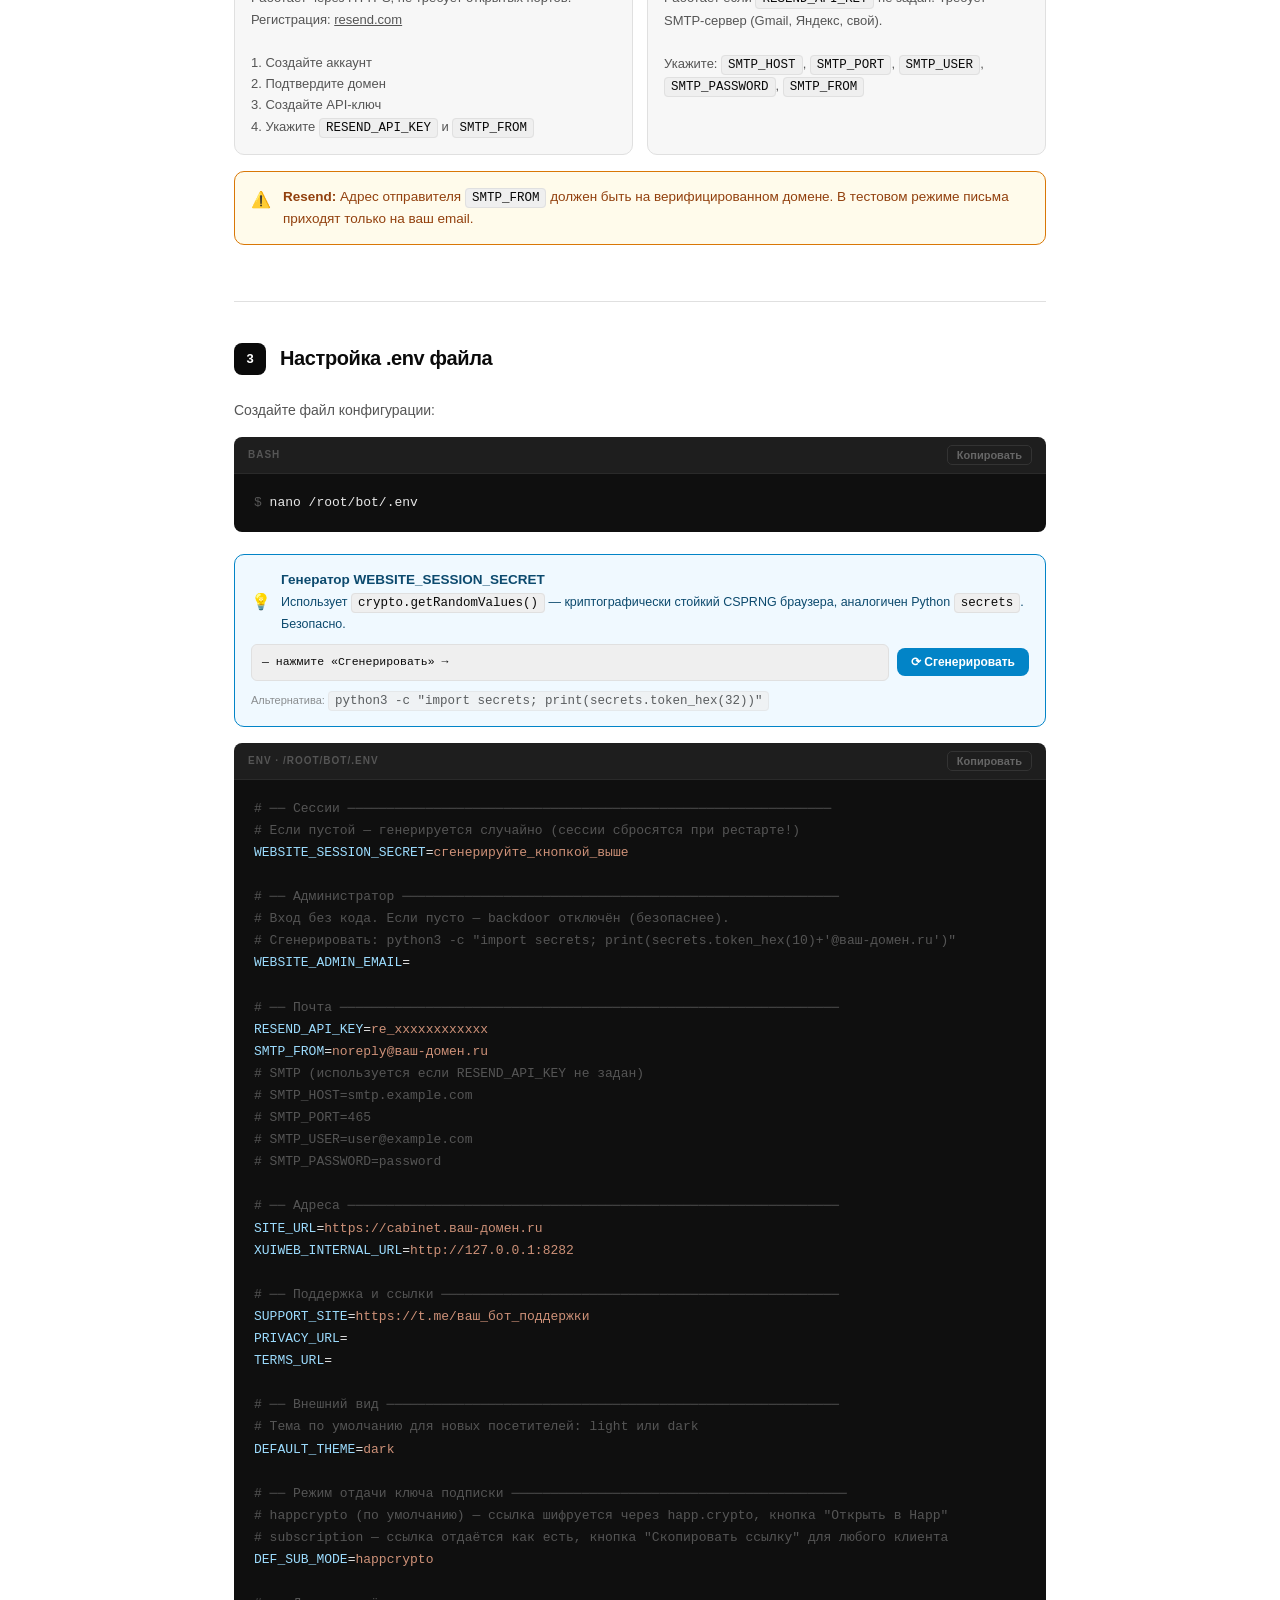
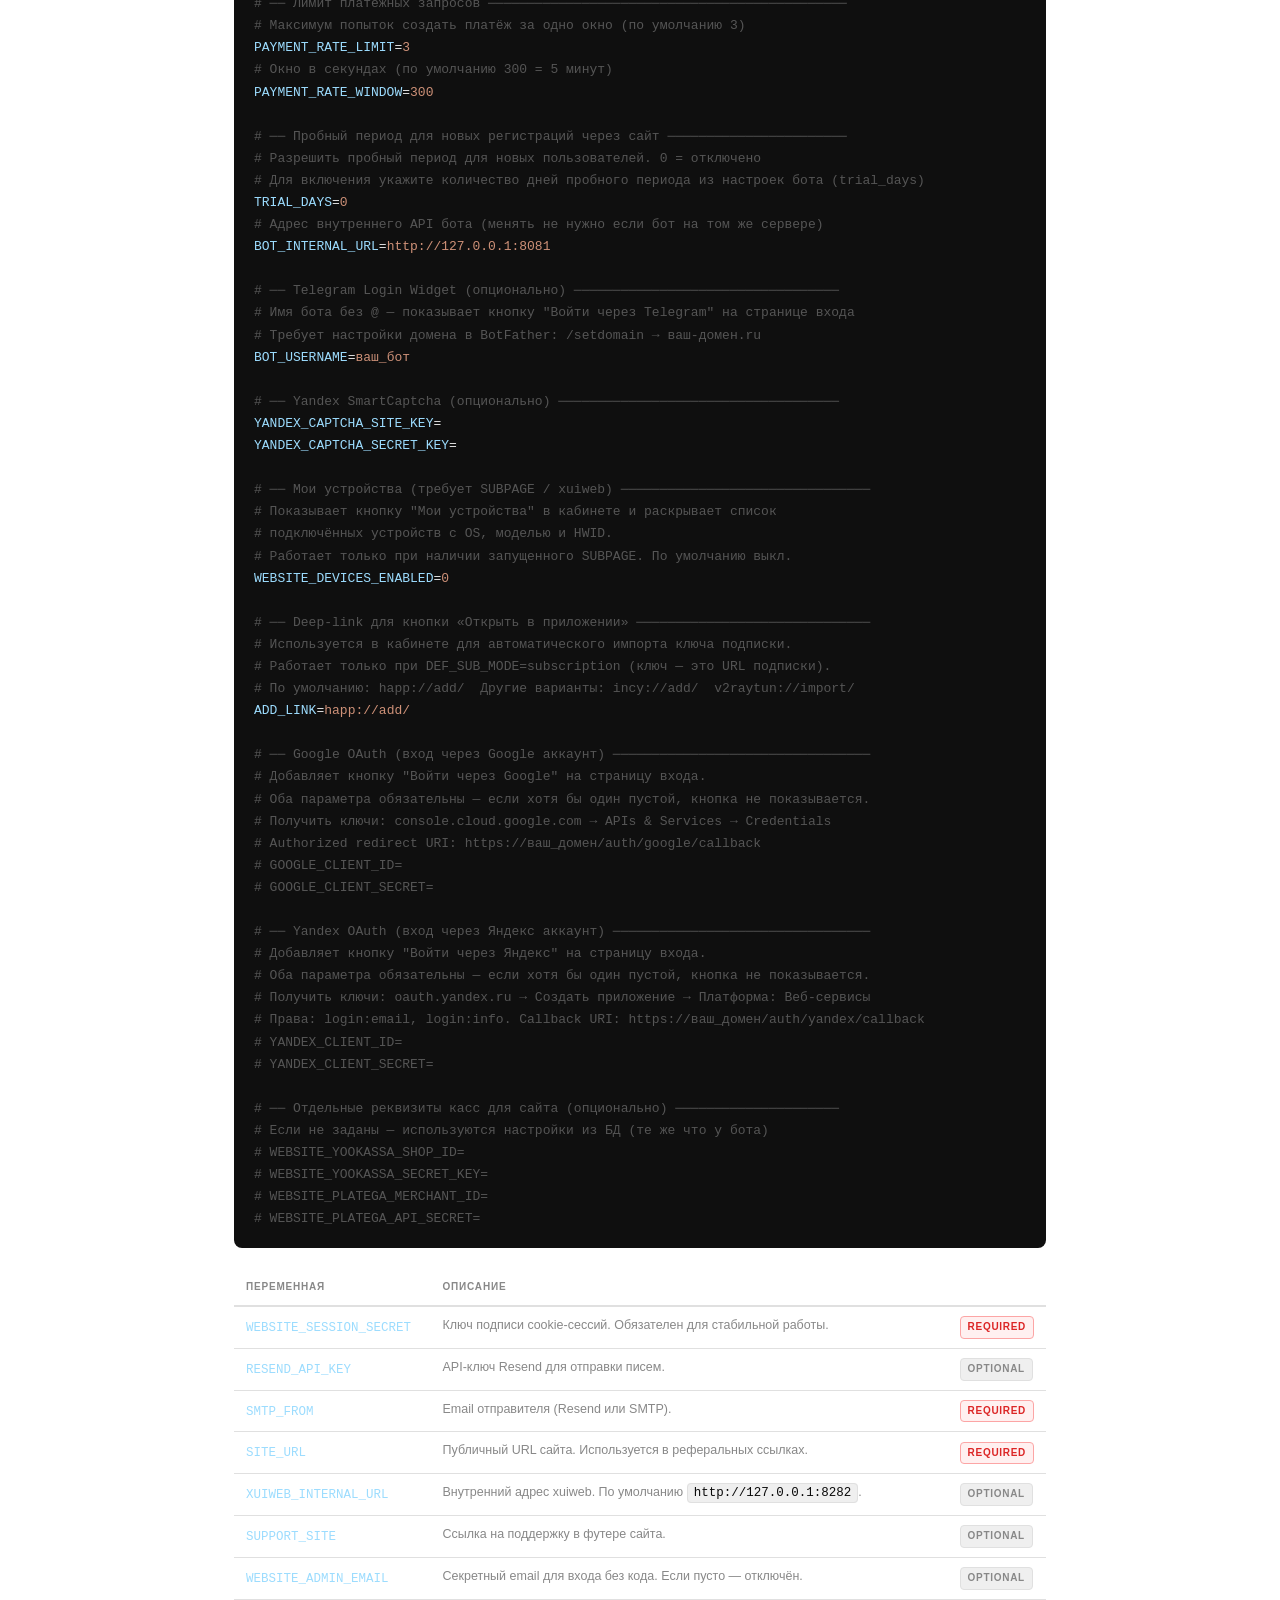
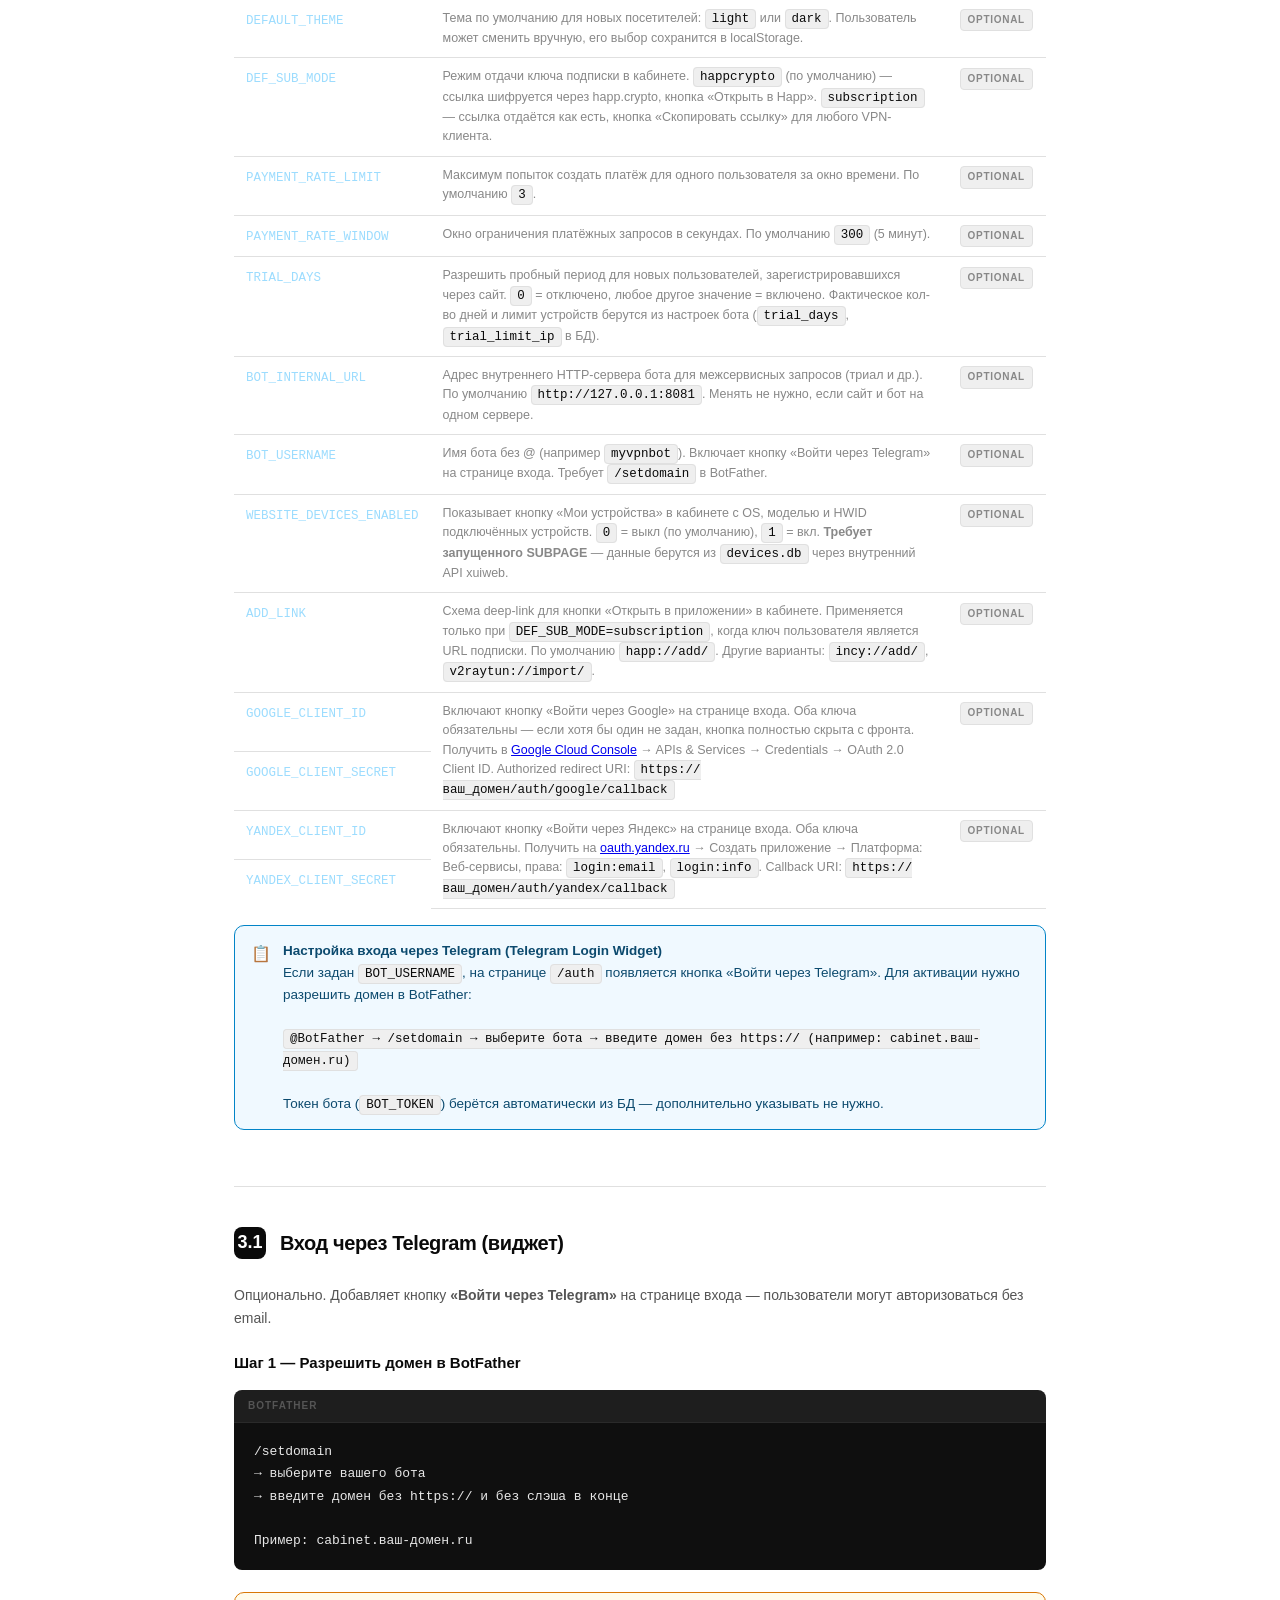
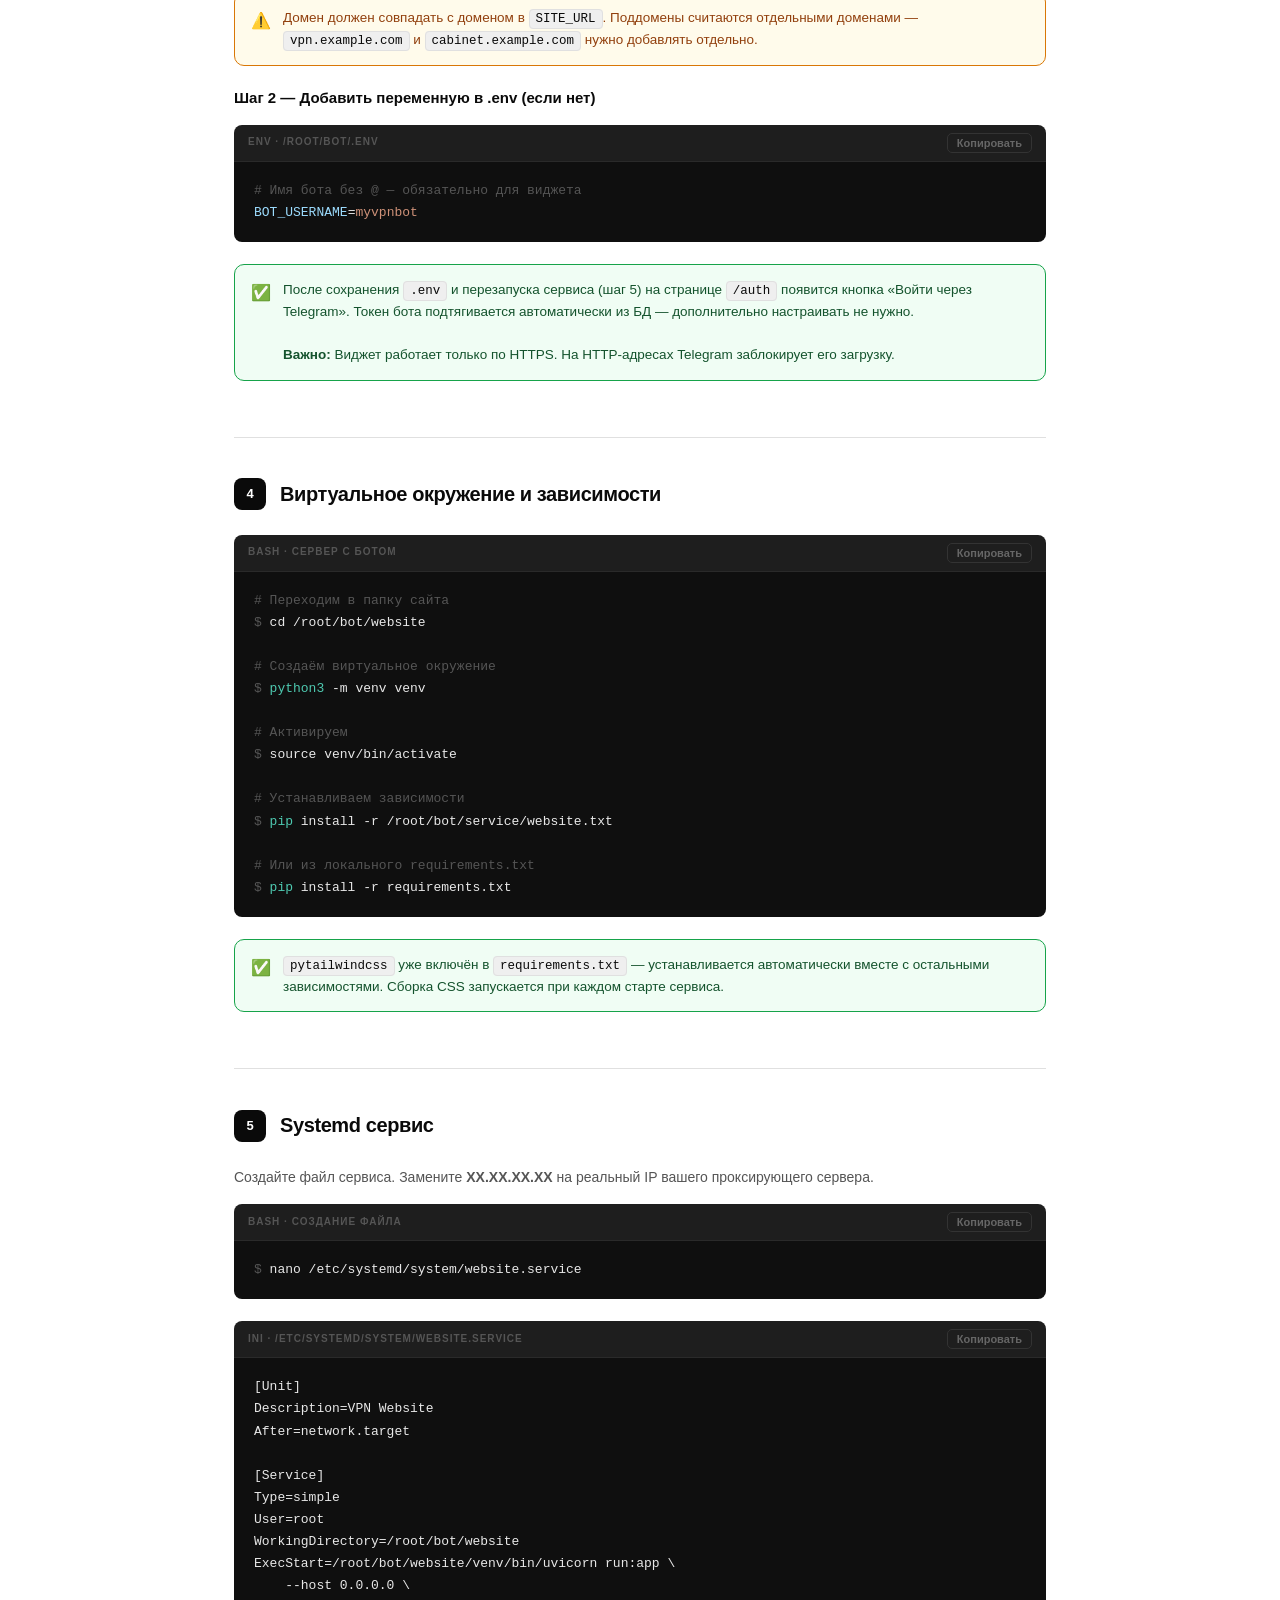
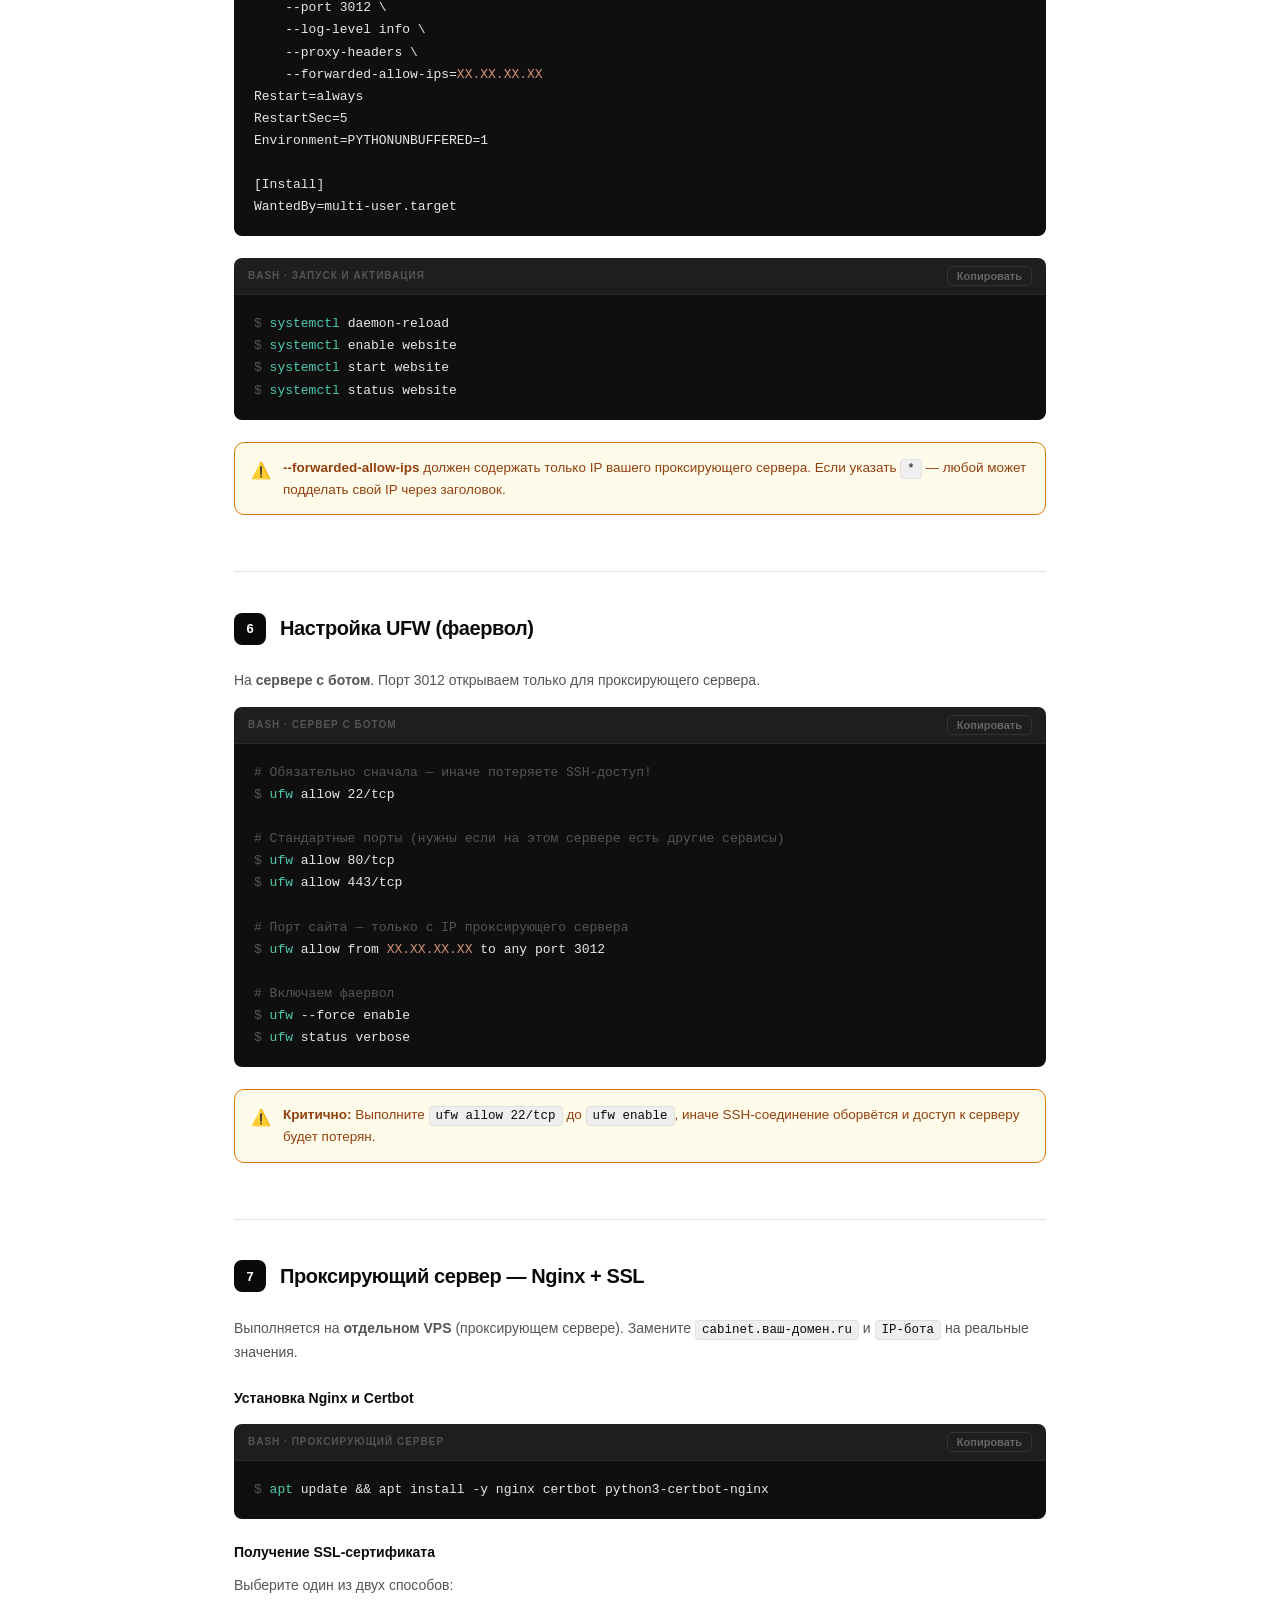
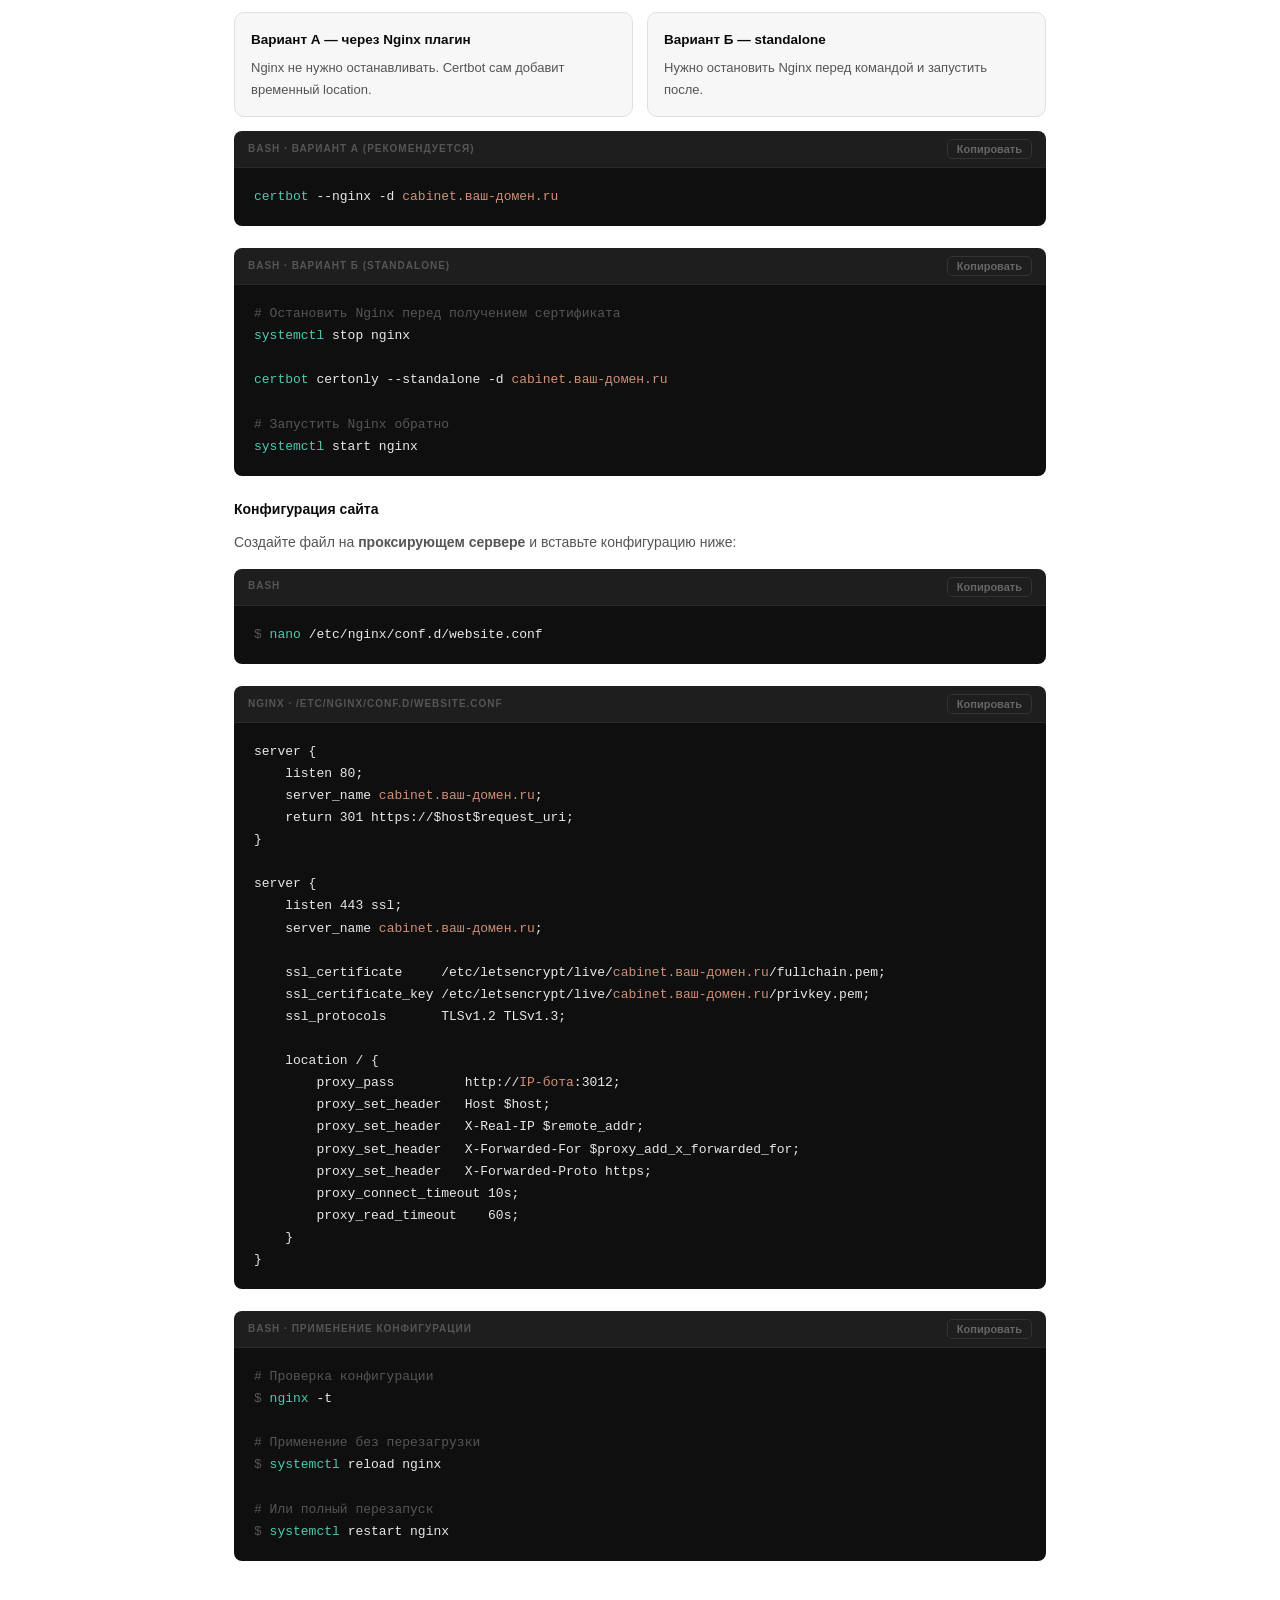
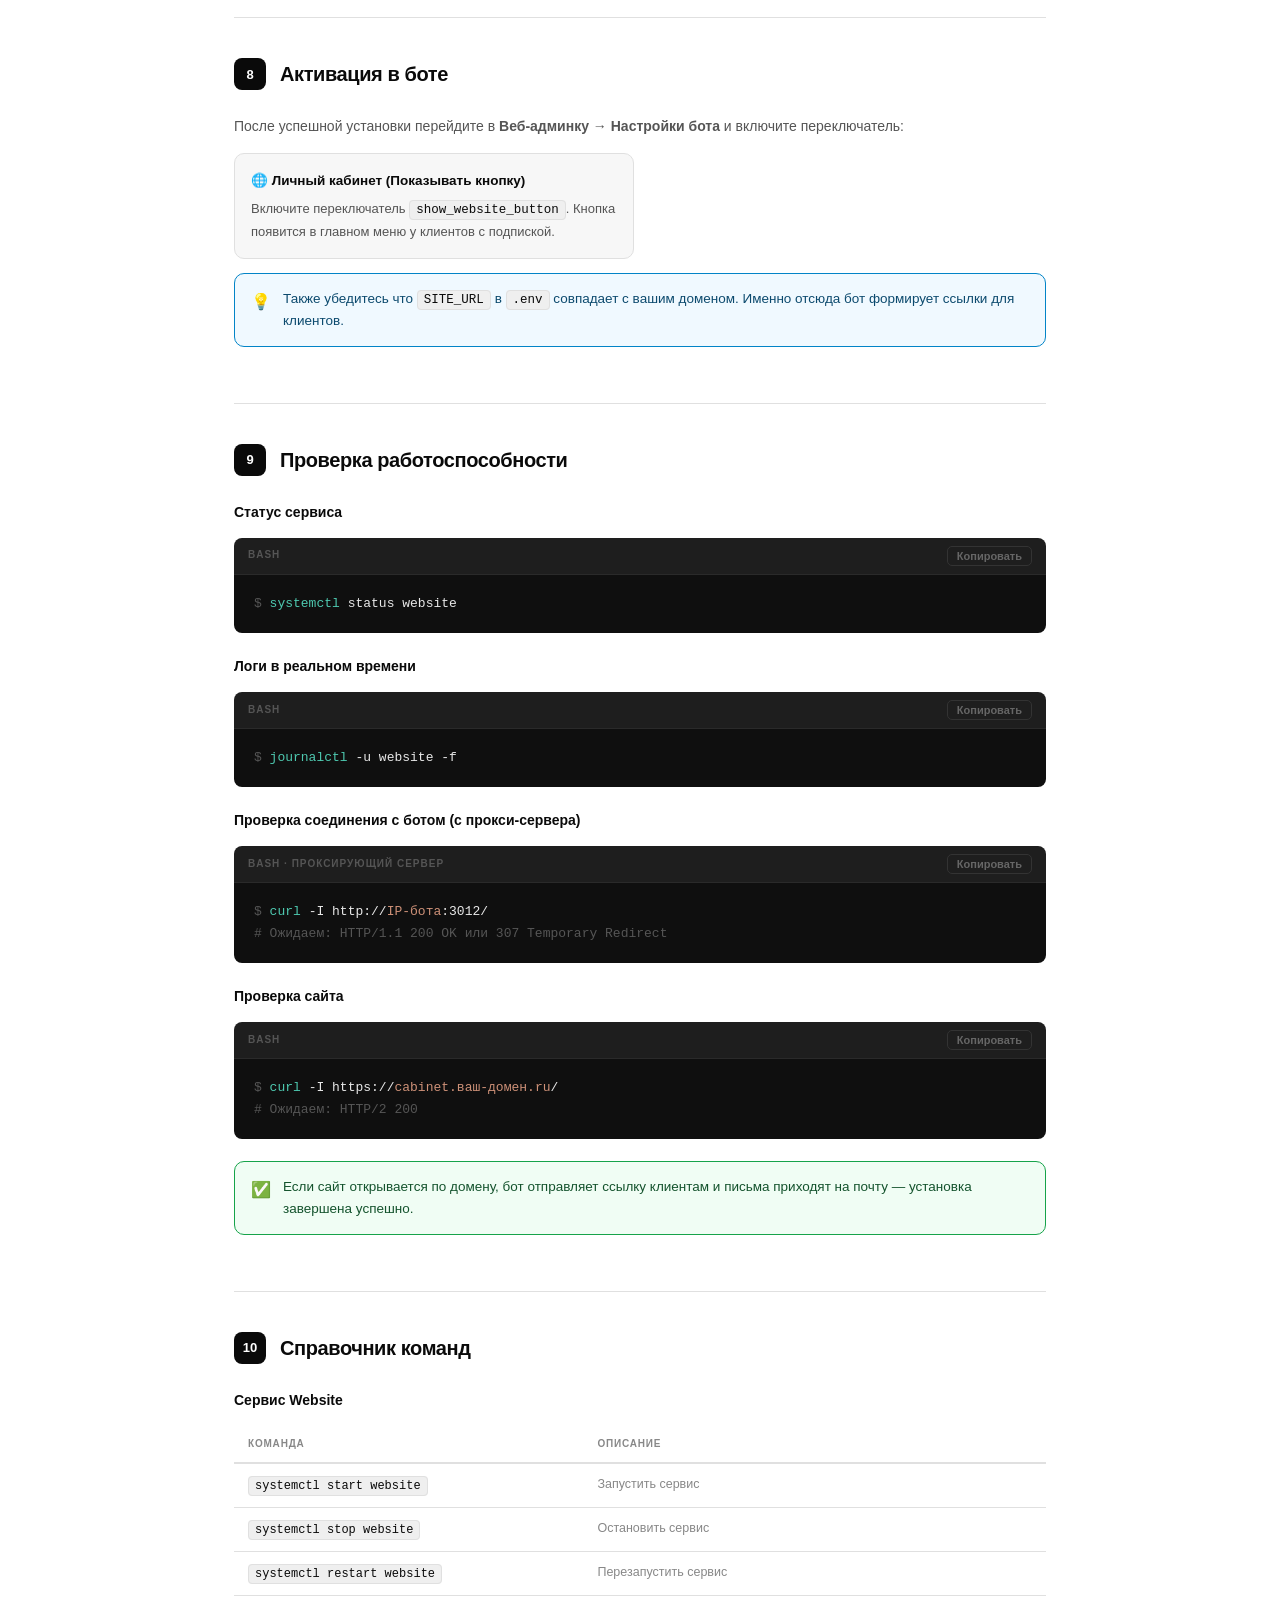
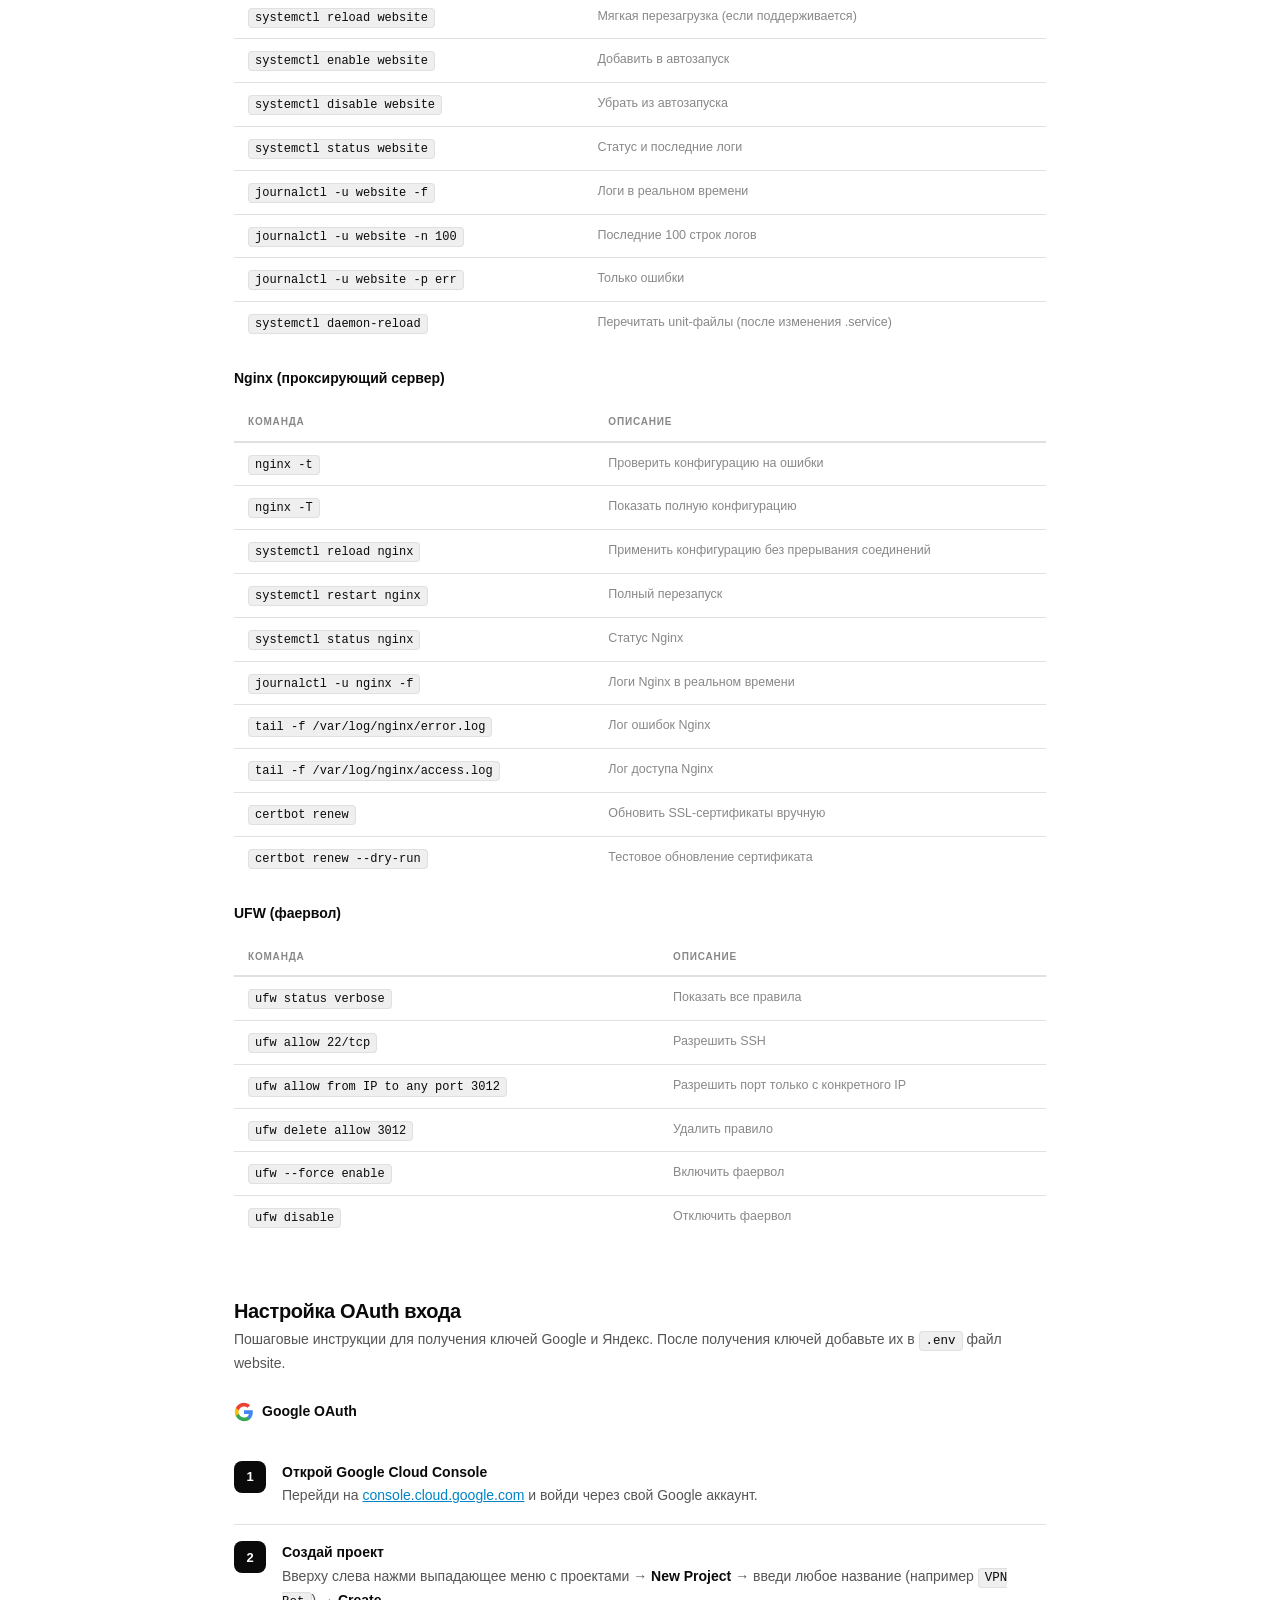
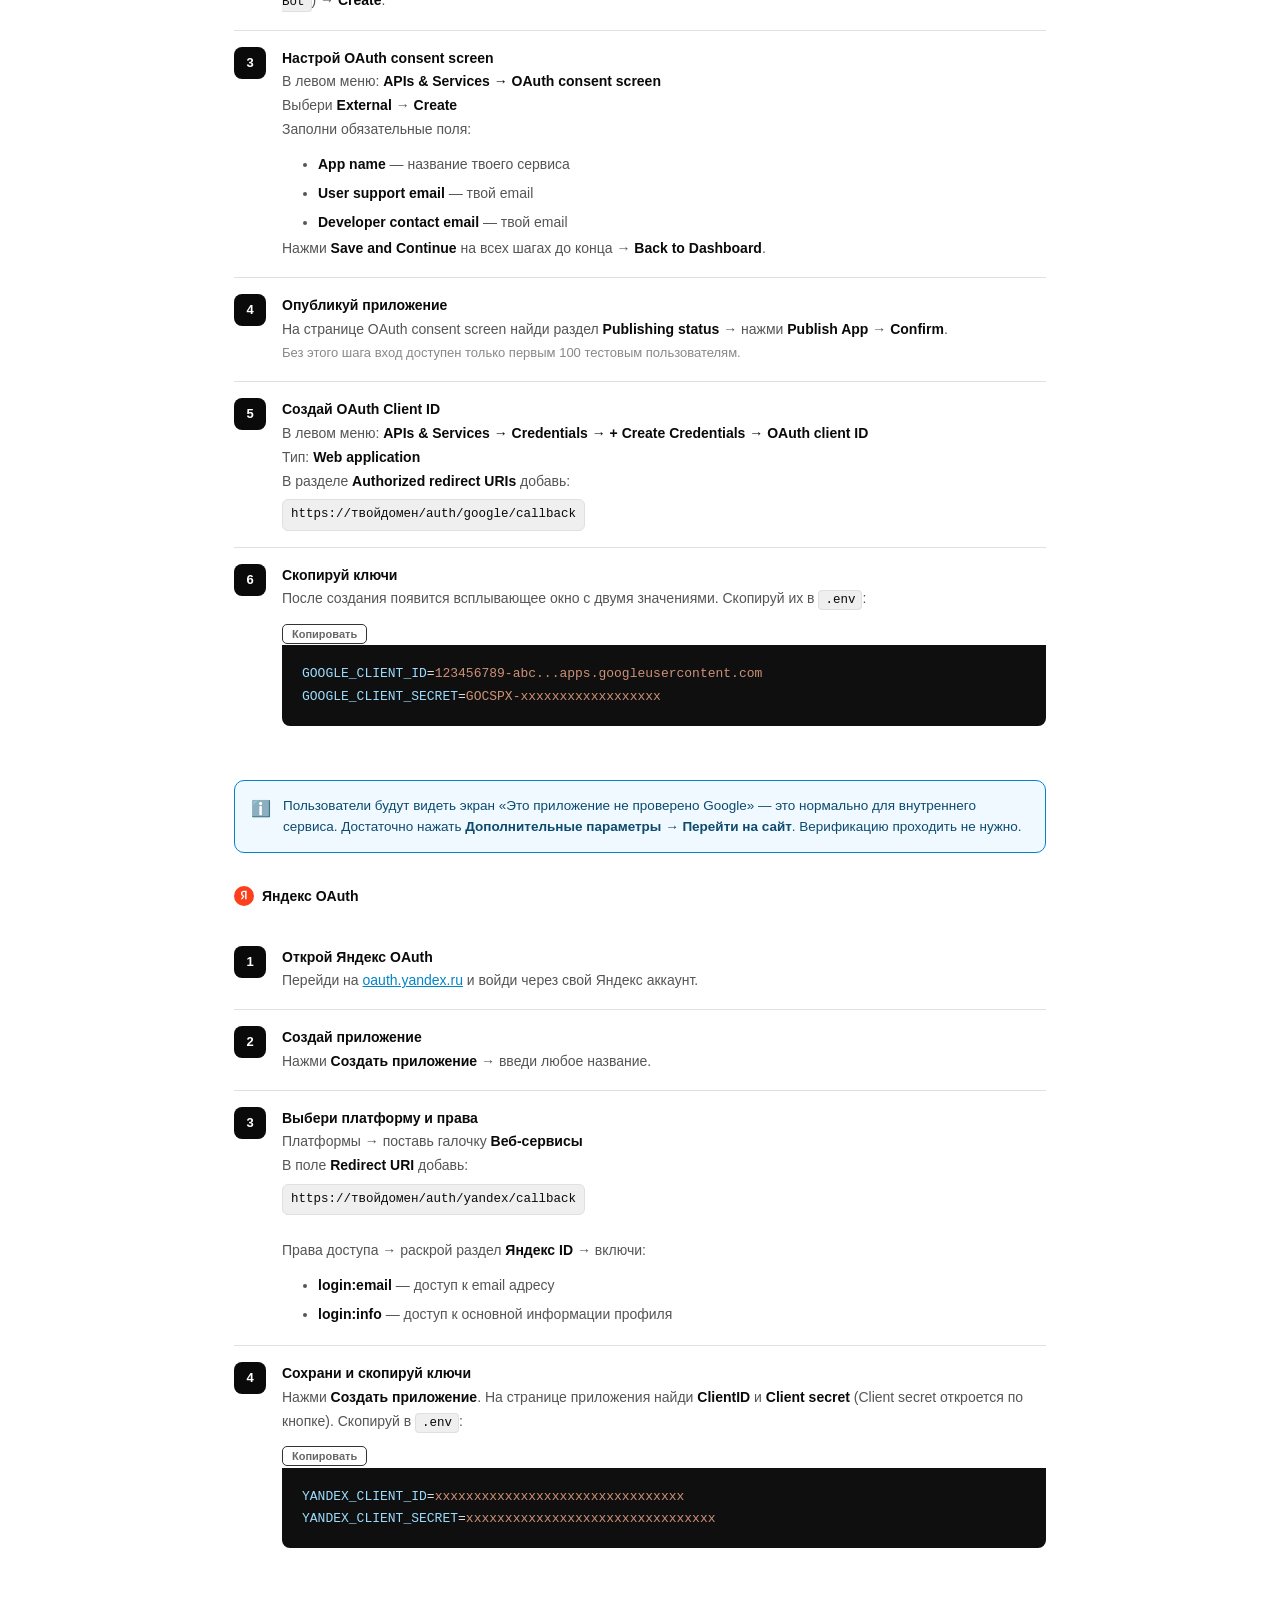
<file: docs/install-website.html>
<!DOCTYPE html>
<html lang="ru" data-theme="light">
<head>
<meta charset="UTF-8">
<meta name="viewport" content="width=device-width, initial-scale=1.0">
<title>Инструкция по установке WEBSITE</title>
<style>
  :root {
    --bg: #ffffff;
    --bg2: #f7f7f7;
    --bg3: #efefef;
    --border: #e0e0e0;
    --text: #0a0a0a;
    --text2: #555;
    --text3: #888;
    --code-bg: #0f0f0f;
    --code-text: #e8e8e8;
    --accent: #0a0a0a;
    --accent-text: #ffffff;
    --warn-bg: #fffbeb;
    --warn-border: #d97706;
    --warn-text: #92400e;
    --note-bg: #f0f9ff;
    --note-border: #0284c7;
    --note-text: #0c4a6e;
    --ok-bg: #f0fdf4;
    --ok-border: #16a34a;
    --ok-text: #14532d;
    --step-num: #0a0a0a;
    --step-line: #e0e0e0;
  }
  [data-theme="dark"] {
    --bg: #0a0a0a;
    --bg2: #141414;
    --bg3: #1e1e1e;
    --border: #2a2a2a;
    --text: #f0f0f0;
    --text2: #aaa;
    --text3: #666;
    --code-bg: #050505;
    --code-text: #d4d4d4;
    --accent: #f0f0f0;
    --accent-text: #0a0a0a;
    --warn-bg: #1c1500;
    --warn-border: #b45309;
    --warn-text: #fcd34d;
    --note-bg: #001a2e;
    --note-border: #0369a1;
    --note-text: #7dd3fc;
    --ok-bg: #052e16;
    --ok-border: #166534;
    --ok-text: #86efac;
    --step-num: #f0f0f0;
    --step-line: #2a2a2a;
  }

  * { box-sizing: border-box; margin: 0; padding: 0 }
  html { font-size: 15px; scroll-behavior: smooth }
  body {
    font-family: -apple-system, BlinkMacSystemFont, 'Segoe UI', sans-serif;
    background: var(--bg);
    color: var(--text);
    line-height: 1.65;
    transition: background .2s, color .2s;
  }

  /* Layout */
  .page { max-width: 860px; margin: 0 auto; padding: 0 24px 80px }

  /* Header */
  .site-header {
    position: sticky; top: 0; z-index: 100;
    background: var(--bg);
    border-bottom: 1px solid var(--border);
    padding: 14px 24px;
    display: flex; align-items: center; justify-content: space-between;
    max-width: 100%;
  }
  .site-header .logo { font-size: 13px; font-weight: 700; letter-spacing: .08em; text-transform: uppercase; color: var(--text) }
  .site-header .logo span { color: var(--text3); font-weight: 400 }
  .theme-btn {
    background: var(--bg3); border: 1px solid var(--border);
    color: var(--text); border-radius: 8px; padding: 6px 12px;
    font-size: 12px; font-weight: 600; cursor: pointer;
    transition: background .15s;
  }
  .theme-btn:hover { background: var(--border) }

  /* Hero */
  .hero { padding: 52px 0 40px; border-bottom: 1px solid var(--border); margin-bottom: 48px }
  .hero-badge {
    display: inline-flex; align-items: center; gap: 6px;
    font-size: 11px; font-weight: 700; letter-spacing: .1em; text-transform: uppercase;
    color: var(--text3); margin-bottom: 16px;
  }
  .hero-badge::before { content: ''; width: 6px; height: 6px; border-radius: 50%; background: #22c55e; display: inline-block }
  .hero h1 { font-size: clamp(28px, 5vw, 40px); font-weight: 800; letter-spacing: -.03em; color: var(--text); line-height: 1.15; margin-bottom: 14px }
  .hero p { font-size: 15px; color: var(--text2); max-width: 560px; line-height: 1.7 }
  .meta { display: flex; gap: 20px; margin-top: 22px; flex-wrap: wrap }
  .meta-item { font-size: 12px; color: var(--text3); display: flex; align-items: center; gap: 5px }
  .meta-item strong { color: var(--text2); font-weight: 600 }

  /* TOC */
  .toc { background: var(--bg2); border: 1px solid var(--border); border-radius: 12px; padding: 22px 24px; margin-bottom: 48px }
  .toc h3 { font-size: 11px; font-weight: 700; letter-spacing: .1em; text-transform: uppercase; color: var(--text3); margin-bottom: 14px }
  .toc ol { list-style: none; counter-reset: toc }
  .toc li { counter-increment: toc; display: flex; align-items: baseline; gap: 10px; padding: 4px 0 }
  .toc li::before { content: counter(toc, decimal-leading-zero); font-size: 10px; font-weight: 700; color: var(--text3); font-variant-numeric: tabular-nums; flex-shrink: 0; min-width: 22px }
  .toc a { color: var(--text2); text-decoration: none; font-size: 13.5px; transition: color .15s }
  .toc a:hover { color: var(--text) }

  /* Sections */
  .section { margin-bottom: 56px }
  .section-header { display: flex; align-items: center; gap: 14px; margin-bottom: 24px }
  .step-num {
    width: 32px; height: 32px; border-radius: 8px;
    background: var(--accent); color: var(--accent-text);
    font-size: 13px; font-weight: 800; display: flex; align-items: center; justify-content: center;
    flex-shrink: 0;
  }
  .steps { display: flex; flex-direction: column; gap: 0; margin-bottom: 16px }
  .step { display: flex; gap: 16px; padding: 16px 0; border-bottom: 1px solid var(--border) }
  .step:last-child { border-bottom: none }
  .step-body { font-size: 14px; color: var(--text2); line-height: 1.7; flex: 1 }
  .step-body strong { color: var(--text) }
  .step-body a { color: var(--note-border) }
  .section h2 { font-size: 20px; font-weight: 700; letter-spacing: -.02em; color: var(--text) }
  .section h3 { font-size: 14px; font-weight: 700; color: var(--text); margin: 22px 0 10px }
  .section p { font-size: 14px; color: var(--text2); margin-bottom: 14px; line-height: 1.7 }
  .section ul, .section ol { padding-left: 20px; margin-bottom: 14px }
  .section li { font-size: 14px; color: var(--text2); padding: 3px 0; line-height: 1.65 }
  .section li strong { color: var(--text) }
  hr.divider { border: none; border-top: 1px solid var(--border); margin: 40px 0 }

  /* Code blocks */
  .code-block { position: relative; margin: 14px 0 22px }
  .code-label {
    display: flex; align-items: center; justify-content: space-between;
    background: #1e1e1e; border-radius: 8px 8px 0 0; padding: 8px 14px;
    border-bottom: 1px solid #2a2a2a;
  }
  .code-lang { font-size: 10px; font-weight: 700; letter-spacing: .1em; text-transform: uppercase; color: #555 }
  .copy-btn {
    font-size: 11px; font-weight: 600; color: #666; background: transparent;
    border: 1px solid #333; border-radius: 5px; padding: 3px 9px; cursor: pointer;
    transition: all .15s;
  }
  .copy-btn:hover { color: #ccc; border-color: #555 }
  .copy-btn.copied { color: #22c55e; border-color: #22c55e }
  pre {
    background: var(--code-bg); color: var(--code-text);
    border-radius: 0 0 8px 8px; padding: 18px 20px;
    font-family: 'SF Mono', 'Fira Code', 'Cascadia Code', Consolas, monospace;
    font-size: 13px; line-height: 1.7; overflow-x: auto;
    tab-size: 2; white-space: pre;
  }
  .code-block.no-label pre { border-radius: 8px }
  code {
    font-family: 'SF Mono', 'Fira Code', Consolas, monospace;
    font-size: 12.5px; background: var(--bg3); color: var(--text);
    padding: 2px 6px; border-radius: 4px; border: 1px solid var(--border);
  }
  pre code { background: transparent; padding: 0; border: none; font-size: inherit; color: inherit }

  /* Highlight */
  .hl-comment { color: #555 }
  .hl-key { color: #9cdcfe }
  .hl-val { color: #ce9178 }
  .hl-cmd { color: #4ec9b0 }
  .hl-flag { color: #dcdcaa }
  .hl-path { color: #c8a0ea }
  .hl-prompt { color: #555; user-select: none }

  /* Alerts */
  .alert { border-radius: 10px; padding: 14px 16px; margin: 16px 0; display: flex; gap: 12px; font-size: 13.5px; line-height: 1.6 }
  .alert-icon { font-size: 16px; flex-shrink: 0; margin-top: 1px }
  .alert.warn { background: var(--warn-bg); border: 1px solid var(--warn-border); color: var(--warn-text) }
  .alert.note { background: var(--note-bg); border: 1px solid var(--note-border); color: var(--note-text) }
  .alert.ok   { background: var(--ok-bg);   border: 1px solid var(--ok-border);   color: var(--ok-text) }
  .alert strong { font-weight: 700 }

  /* Inline badge */
  .badge {
    display: inline-block; font-size: 10px; font-weight: 700; letter-spacing: .07em;
    text-transform: uppercase; padding: 2px 7px; border-radius: 4px;
    vertical-align: middle; margin-left: 4px;
  }
  .badge.optional { background: var(--bg3); color: var(--text3); border: 1px solid var(--border) }
  .badge.required { background: #1e0000; color: #f87171; border: 1px solid #7f1d1d }
  [data-theme="light"] .badge.required { background: #fff0f0; color: #dc2626; border: 1px solid #fca5a5 }

  /* Table */
  .cmd-table { width: 100%; border-collapse: collapse; margin: 14px 0; font-size: 13px }
  .cmd-table th {
    text-align: left; padding: 10px 14px; font-size: 10px; font-weight: 700;
    letter-spacing: .08em; text-transform: uppercase; color: var(--text3);
    border-bottom: 2px solid var(--border);
  }
  .cmd-table td { padding: 10px 14px; border-bottom: 1px solid var(--border); vertical-align: top; color: var(--text2) }
  .cmd-table tr:last-child td { border-bottom: none }
  .cmd-table td:first-child code { font-size: 12px }
  .cmd-table td:last-child { color: var(--text3); font-size: 12.5px }

  /* Env table */
  .env-table { width: 100%; border-collapse: collapse; font-size: 13px; margin: 12px 0 }
  .env-table th { padding: 9px 12px; font-size: 10px; font-weight: 700; letter-spacing: .08em; text-transform: uppercase; color: var(--text3); border-bottom: 2px solid var(--border); text-align: left }
  .env-table td { padding: 9px 12px; border-bottom: 1px solid var(--border); vertical-align: top }
  .env-table tr:last-child td { border-bottom: none }
  .env-table td:first-child code { color: #9cdcfe; background: transparent; border: none; padding: 0 }
  .env-table td:nth-child(2) { color: var(--text3); font-size: 12.5px; line-height: 1.55 }

  /* Two-col */
  .two-col { display: grid; grid-template-columns: 1fr 1fr; gap: 14px; margin: 14px 0 }
  @media (max-width: 600px) { .two-col { grid-template-columns: 1fr } }
  .card {
    background: var(--bg2); border: 1px solid var(--border); border-radius: 10px;
    padding: 16px; font-size: 13px; color: var(--text2)
  }
  .card strong { color: var(--text); display: block; margin-bottom: 6px; font-size: 13.5px }

  /* Footer */
  .footer { border-top: 1px solid var(--border); padding: 24px 0; text-align: center; font-size: 12px; color: var(--text3) }

  /* ── Quick Config Panel ──────────────────────────────────────────── */
  /* ── Quick Config Panel ──────────────────────────────────────────── */
  @keyframes cfgPulse {
    0%, 100% { box-shadow: 0 0 0 0 rgba(234,179,8,.35) }
    50%       { box-shadow: 0 0 0 6px rgba(234,179,8,.0) }
  }
  .cfg-panel {
    border-radius: 16px; padding: 0; margin-bottom: 40px; overflow: hidden;
    border: 2px solid #d97706;
    background: linear-gradient(135deg, #fffbeb 0%, #fef9ee 100%);
    animation: cfgPulse 2.8s ease-in-out 3;
    transition: box-shadow .2s;
  }
  [data-theme="dark"] .cfg-panel {
    background: linear-gradient(135deg, #1c1400 0%, #1a1200 100%);
    border-color: #b45309;
  }
  .cfg-panel.open { animation: none }
  .cfg-head {
    display: flex; align-items: center; justify-content: space-between;
    padding: 18px 22px; cursor: pointer; user-select: none; gap: 12px;
    background: linear-gradient(90deg, rgba(217,119,6,.12) 0%, transparent 100%);
  }
  [data-theme="dark"] .cfg-head {
    background: linear-gradient(90deg, rgba(180,83,9,.2) 0%, transparent 100%);
  }
  .cfg-head-left { display: flex; align-items: center; gap: 12px }
  .cfg-icon-wrap {
    width: 42px; height: 42px; border-radius: 12px; flex-shrink: 0;
    background: #d97706; display: flex; align-items: center; justify-content: center;
    font-size: 20px; line-height: 1;
  }
  .cfg-title {
    font-size: 14px; font-weight: 800; letter-spacing: -.01em; color: #92400e;
    margin-bottom: 2px;
  }
  [data-theme="dark"] .cfg-title { color: #fcd34d }
  .cfg-subtitle { font-size: 12px; color: #b45309; line-height: 1.45 }
  [data-theme="dark"] .cfg-subtitle { color: #d97706; opacity: .85 }
  .cfg-chevron-wrap {
    display: flex; align-items: center; gap: 8px; flex-shrink: 0;
  }
  .cfg-badge {
    font-size: 10px; font-weight: 700; letter-spacing: .07em; text-transform: uppercase;
    background: #d97706; color: #fff; border-radius: 5px; padding: 3px 8px;
  }
  .cfg-chevron { font-size: 12px; color: #d97706; transition: transform .22s }
  .cfg-panel.open .cfg-chevron { transform: rotate(180deg) }
  .cfg-body { display: none; padding: 0 22px 22px; border-top: 1px solid rgba(217,119,6,.3) }
  [data-theme="dark"] .cfg-body { border-top-color: rgba(180,83,9,.4) }
  .cfg-panel.open .cfg-body { display: block }
  .cfg-read-first {
    display: flex; align-items: flex-start; gap: 10px;
    background: rgba(217,119,6,.1); border: 1px solid rgba(217,119,6,.3);
    border-radius: 10px; padding: 11px 14px; margin: 16px 0 18px;
    font-size: 13px; color: #92400e; line-height: 1.55;
  }
  [data-theme="dark"] .cfg-read-first { background: rgba(180,83,9,.15); border-color: rgba(180,83,9,.35); color: #fcd34d }
  .cfg-grid {
    display: grid; grid-template-columns: 1fr 1fr 1fr; gap: 10px;
  }
  @media (max-width: 680px) { .cfg-grid { grid-template-columns: 1fr 1fr } }
  @media (max-width: 420px) { .cfg-grid { grid-template-columns: 1fr } }
  .cfg-field label {
    display: block; font-size: 10px; font-weight: 700; text-transform: uppercase;
    letter-spacing: .09em; color: #b45309; margin-bottom: 5px;
  }
  [data-theme="dark"] .cfg-field label { color: #d97706 }
  .cfg-field input, .cfg-field select {
    width: 100%; background: var(--bg); border: 1px solid rgba(217,119,6,.35);
    color: var(--text); border-radius: 8px; padding: 7px 10px;
    font-size: 12.5px; font-family: 'SF Mono','Fira Code',Consolas,monospace;
    outline: none; transition: border-color .15s, box-shadow .15s;
  }
  .cfg-field input:focus, .cfg-field select:focus {
    border-color: #d97706; box-shadow: 0 0 0 3px rgba(217,119,6,.15);
  }
  .cfg-field input::placeholder { color: var(--text3); font-style: italic }
  .cfg-hint { font-size: 11px; color: #b45309; opacity: .6; margin-top: 12px }
  [data-theme="dark"] .cfg-hint { color: #d97706 }
  /* Substituted values highlight */
  [data-ph].ph-set, pre .ph-set { color: #22c55e !important }
</style>
</head>
<body>

<header class="site-header">
  <div class="logo">3XUIStore <span>/ Документация</span></div>
  <button class="theme-btn" onclick="toggleTheme()" id="theme-label">☾ Тёмная</button>
</header>

<div class="page">

  <!-- Hero -->
  <div class="hero">
    <div class="hero-badge">Инструкция по установке</div>
    <h1>Настройка модуля<br>WEBSITE</h1>
    <p>Личный кабинет для клиентов с оплатой, управлением подпиской. Требует отдельный домен и проксирующий сервер.</p>
    <div class="meta">
      <div class="meta-item">📦 <strong>Минимальная версия бота:</strong> 3.4.5</div>
      <div class="meta-item">🖥 <strong>Требует:</strong> VPS с Nginx</div>
      <div class="meta-item">⏱ <strong>Время установки:</strong> ~20 минут</div>
    </div>
  </div>

  <!-- TOC -->
  <div class="toc">
    <h3>Содержание</h3>
    <ol>
      <li><a href="#s1">Требования</a></li>
      <li><a href="#s2">Настройка почты (Resend или SMTP)</a></li>
      <li><a href="#s3">Настройка .env файла</a></li>
      <li><a href="#s3-tg">Вход через Telegram (виджет)</a></li>
      <li><a href="#s4">Виртуальное окружение и зависимости</a></li>
      <li><a href="#s5">Systemd сервис</a></li>
      <li><a href="#s6">Настройка UFW (фаервол)</a></li>
      <li><a href="#s7">Проксирующий сервер — Nginx + SSL</a></li>
      <li><a href="#s8">Активация в боте</a></li>
      <li><a href="#s9">Проверка работоспособности</a></li>
      <li><a href="#s10">Справочник команд</a></li>
      <li><a href="#oauth-guide">Настройка OAuth входа (Google / Яндекс)</a></li>
    </ol>
  </div>

  <!-- ⚙️ Quick Config Panel -->
  <div class="cfg-panel" id="cfg-panel">
    <div class="cfg-head" onclick="toggleCfg()">
      <div class="cfg-head-left">
        <div class="cfg-icon-wrap">⚙️</div>
        <div>
          <div class="cfg-title">Мастер настройки — подставьте свои данные</div>
          <div class="cfg-subtitle">IP, домен, бот → автоподстановка во все примеры страницы</div>
        </div>
      </div>
      <div class="cfg-chevron-wrap">
        <span class="cfg-badge">Заполнить</span>
        <span class="cfg-chevron">▼</span>
      </div>
    </div>
    <div class="cfg-body">
      <div class="cfg-read-first">
        <span style="font-size:18px;line-height:1;flex-shrink:0">📖</span>
        <div><strong>Сначала изучите инструкцию ниже, затем вернитесь и заполните поля.</strong><br>
        Значения подставятся во все блоки кода на этой странице автоматически — ничего не нужно искать и заменять вручную. <span style="opacity:.8">Зелёный цвет = подставлено.</span></div>
      </div>
      <div class="cfg-grid">
        <div class="cfg-field">
          <label>IP сервера бота</label>
          <input id="cf-bot-ip" type="text" placeholder="1.2.3.4" autocomplete="off" oninput="applySubst()">
        </div>
        <div class="cfg-field">
          <label>IP прокси сервера</label>
          <input id="cf-proxy-ip" type="text" placeholder="5.6.7.8" autocomplete="off" oninput="applySubst()">
        </div>
        <div class="cfg-field">
          <label>Домен сайта</label>
          <input id="cf-domain" type="text" placeholder="cabinet.example.com" autocomplete="off" oninput="applySubst()">
        </div>
        <div class="cfg-field">
          <label>BOT_USERNAME</label>
          <input id="cf-bot-username" type="text" placeholder="myvpnbot" autocomplete="off" oninput="applySubst()">
        </div>
        <div class="cfg-field">
          <label>SUPPORT_SITE</label>
          <input id="cf-support-site" type="text" placeholder="https://t.me/mysupport" autocomplete="off" oninput="applySubst()">
        </div>
        <div class="cfg-field">
          <label>DEFAULT_THEME</label>
          <select id="cf-default-theme" onchange="applySubst()">
            <option value="dark">dark (тёмная)</option>
            <option value="light">light (светлая)</option>
          </select>
        </div>
        <div class="cfg-field">
          <label>TRIAL_DAYS</label>
          <input id="cf-trial-days" type="number" min="0" max="365" placeholder="0" autocomplete="off" oninput="applySubst()">
        </div>
      </div>
      <p class="cfg-hint">🔒 Данные хранятся только в браузере (localStorage) и никуда не отправляются.</p>
    </div>
  </div>

  <!-- S1: Требования -->
  <div class="section" id="s1">
    <div class="section-header">
      <div class="step-num">1</div>
      <h2>Требования</h2>
    </div>
    <div class="two-col">
      <div class="card">
        <strong>Сервер с ботом (основной)</strong>
        Ubuntu 24.04+ · Python 3.12 · Бот версии ≥ 3.4.5
      </div>
      <div class="card">
        <strong>Проксирующий сервер (отдельный VPS)</strong>
        Ubuntu 20.04+ · Nginx · Certbot · Открытые порты 80, 443
      </div>
    </div>
    <div class="alert warn">
      <div class="alert-icon">⚠️</div>
      <div><strong>Важно:</strong> WEBSITE нельзя разворачивать на одном сервере с ботом без прокси. Реальный IP бота должен быть скрыт — все запросы идут через проксирующий сервер.</div>
    </div>
    <div class="alert note">
      <div class="alert-icon">ℹ️</div>
      <div>Для домена необходимо создать <strong>A-запись</strong>, указывающую на IP проксирующего сервера (не на сервер с ботом).</div>
    </div>
  </div>

  <hr class="divider">

  <!-- S2: Почта -->
  <div class="section" id="s2">
    <div class="section-header">
      <div class="step-num">2</div>
      <h2>Настройка почты</h2>
    </div>
    <p>Почта используется для отправки кодов подтверждения при входе клиентов. Поддерживаются два варианта:</p>
    <div class="two-col">
      <div class="card">
        <strong>🔷 Resend API (рекомендуется)</strong>
        Работает через HTTPS, не требует открытых портов. Регистрация: <a href="https://resend.com" style="color:inherit">resend.com</a><br><br>
        1. Создайте аккаунт<br>
        2. Подтвердите домен<br>
        3. Создайте API-ключ<br>
        4. Укажите <code>RESEND_API_KEY</code> и <code>SMTP_FROM</code>
      </div>
      <div class="card">
        <strong>📧 SMTP (резервный вариант)</strong>
        Работает если <code>RESEND_API_KEY</code> не задан. Требует SMTP-сервер (Gmail, Яндекс, свой).<br><br>
        Укажите: <code>SMTP_HOST</code>, <code>SMTP_PORT</code>, <code>SMTP_USER</code>, <code>SMTP_PASSWORD</code>, <code>SMTP_FROM</code>
      </div>
    </div>
    <div class="alert warn">
      <div class="alert-icon">⚠️</div>
      <div><strong>Resend:</strong> Адрес отправителя <code>SMTP_FROM</code> должен быть на верифицированном домене. В тестовом режиме письма приходят только на ваш email.</div>
    </div>
  </div>

  <hr class="divider">

  <!-- S3: .env -->
  <div class="section" id="s3">
    <div class="section-header">
      <div class="step-num">3</div>
      <h2>Настройка .env файла</h2>
    </div>
    <p>Создайте файл конфигурации:</p>
    <div class="code-block">
      <div class="code-label">
        <span class="code-lang">bash</span>
        <button class="copy-btn" onclick="copyCode(this)">Копировать</button>
      </div>
<pre><span class="hl-prompt">$ </span>nano /root/bot/.env</pre>
    </div>

    <div class="alert note" style="flex-direction:column;gap:10px">
      <div style="display:flex;align-items:center;gap:10px">
        <div class="alert-icon">💡</div>
        <div style="flex:1">
          <strong>Генератор WEBSITE_SESSION_SECRET</strong><br>
          <span style="font-size:12.5px">Использует <code>crypto.getRandomValues()</code> — криптографически стойкий CSPRNG браузера, аналогичен Python <code>secrets</code>. Безопасно.</span>
        </div>
      </div>
      <div style="display:flex;gap:8px;align-items:center;flex-wrap:wrap">
        <code id="gen-secret-out" style="flex:1;min-width:0;word-break:break-all;font-size:11.5px;padding:8px 10px;border-radius:6px;display:block;cursor:text;user-select:all">— нажмите «Сгенерировать» →</code>
        <button onclick="genSecret()" style="flex-shrink:0;background:var(--note-border);color:#fff;border:none;border-radius:8px;padding:7px 14px;font-size:12px;font-weight:700;cursor:pointer;white-space:nowrap">⟳ Сгенерировать</button>
        <button id="gen-secret-copy" onclick="copySecret()" style="flex-shrink:0;background:transparent;color:var(--note-border);border:1px solid var(--note-border);border-radius:8px;padding:7px 14px;font-size:12px;font-weight:700;cursor:pointer;display:none;white-space:nowrap">Скопировать</button>
      </div>
      <p style="font-size:11px;opacity:.65;margin:0">Альтернатива: <code>python3 -c "import secrets; print(secrets.token_hex(32))"</code></p>
    </div>

    <div class="code-block">
      <div class="code-label">
        <span class="code-lang">env · /root/bot/.env</span>
        <button class="copy-btn" onclick="copyCode(this)">Копировать</button>
      </div>
<pre><span class="hl-comment"># ── Сессии ──────────────────────────────────────────────────────────────</span>
<span class="hl-comment"># Если пустой — генерируется случайно (сессии сбросятся при рестарте!)</span>
<span class="hl-key">WEBSITE_SESSION_SECRET</span>=<span class="hl-val" id="env-secret-val">сгенерируйте_кнопкой_выше</span>

<span class="hl-comment"># ── Администратор ────────────────────────────────────────────────────────</span>
<span class="hl-comment"># Вход без кода. Если пусто — backdoor отключён (безопаснее).</span>
<span class="hl-comment"># Сгенерировать: python3 -c "import secrets; print(secrets.token_hex(10)+'@ваш-домен.ru')"</span>
<span class="hl-key">WEBSITE_ADMIN_EMAIL</span>=

<span class="hl-comment"># ── Почта ────────────────────────────────────────────────────────────────</span>
<span class="hl-key">RESEND_API_KEY</span>=<span class="hl-val">re_xxxxxxxxxxxx</span>
<span class="hl-key">SMTP_FROM</span>=<span class="hl-val">noreply@ваш-домен.ru</span>
<span class="hl-comment"># SMTP (используется если RESEND_API_KEY не задан)</span>
<span class="hl-comment"># SMTP_HOST=smtp.example.com</span>
<span class="hl-comment"># SMTP_PORT=465</span>
<span class="hl-comment"># SMTP_USER=user@example.com</span>
<span class="hl-comment"># SMTP_PASSWORD=password</span>

<span class="hl-comment"># ── Адреса ───────────────────────────────────────────────────────────────</span>
<span class="hl-key">SITE_URL</span>=<span class="hl-val">https://cabinet.ваш-домен.ru</span>
<span class="hl-key">XUIWEB_INTERNAL_URL</span>=<span class="hl-val">http://127.0.0.1:8282</span>

<span class="hl-comment"># ── Поддержка и ссылки ───────────────────────────────────────────────────</span>
<span class="hl-key">SUPPORT_SITE</span>=<span class="hl-val">https://t.me/ваш_бот_поддержки</span>
<span class="hl-key">PRIVACY_URL</span>=
<span class="hl-key">TERMS_URL</span>=

<span class="hl-comment"># ── Внешний вид ──────────────────────────────────────────────────────────</span>
<span class="hl-comment"># Тема по умолчанию для новых посетителей: light или dark</span>
<span class="hl-key">DEFAULT_THEME</span>=<span class="hl-val" data-ph="default_theme">dark</span>

<span class="hl-comment"># ── Режим отдачи ключа подписки ───────────────────────────────────────────</span>
<span class="hl-comment"># happcrypto (по умолчанию) — ссылка шифруется через happ.crypto, кнопка "Открыть в Happ"</span>
<span class="hl-comment"># subscription — ссылка отдаётся как есть, кнопка "Скопировать ссылку" для любого клиента</span>
<span class="hl-key">DEF_SUB_MODE</span>=<span class="hl-val">happcrypto</span>

<span class="hl-comment"># ── Лимит платёжных запросов ──────────────────────────────────────────────</span>
<span class="hl-comment"># Максимум попыток создать платёж за одно окно (по умолчанию 3)</span>
<span class="hl-key">PAYMENT_RATE_LIMIT</span>=<span class="hl-val">3</span>
<span class="hl-comment"># Окно в секундах (по умолчанию 300 = 5 минут)</span>
<span class="hl-key">PAYMENT_RATE_WINDOW</span>=<span class="hl-val">300</span>

<span class="hl-comment"># ── Пробный период для новых регистраций через сайт ───────────────────────</span>
<span class="hl-comment"># Разрешить пробный период для новых пользователей. 0 = отключено</span>
<span class="hl-comment"># Для включения укажите количество дней пробного периода из настроек бота (trial_days)</span>
<span class="hl-key">TRIAL_DAYS</span>=<span class="hl-val" data-ph="trial_days">0</span>
<span class="hl-comment"># Адрес внутреннего API бота (менять не нужно если бот на том же сервере)</span>
<span class="hl-key">BOT_INTERNAL_URL</span>=<span class="hl-val">http://127.0.0.1:8081</span>

<span class="hl-comment"># ── Telegram Login Widget (опционально) ──────────────────────────────────</span>
<span class="hl-comment"># Имя бота без @ — показывает кнопку "Войти через Telegram" на странице входа</span>
<span class="hl-comment"># Требует настройки домена в BotFather: /setdomain → ваш-домен.ru</span>
<span class="hl-key">BOT_USERNAME</span>=<span class="hl-val">ваш_бот</span>

<span class="hl-comment"># ── Yandex SmartCaptcha (опционально) ────────────────────────────────────</span>
<span class="hl-key">YANDEX_CAPTCHA_SITE_KEY</span>=
<span class="hl-key">YANDEX_CAPTCHA_SECRET_KEY</span>=

<span class="hl-comment"># ── Мои устройства (требует SUBPAGE / xuiweb) ────────────────────────────────</span>
<span class="hl-comment"># Показывает кнопку "Мои устройства" в кабинете и раскрывает список</span>
<span class="hl-comment"># подключённых устройств с OS, моделью и HWID.</span>
<span class="hl-comment"># Работает только при наличии запущенного SUBPAGE. По умолчанию выкл.</span>
<span class="hl-key">WEBSITE_DEVICES_ENABLED</span>=<span class="hl-val">0</span>

<span class="hl-comment"># ── Deep-link для кнопки «Открыть в приложении» ──────────────────────────────</span>
<span class="hl-comment"># Используется в кабинете для автоматического импорта ключа подписки.</span>
<span class="hl-comment"># Работает только при DEF_SUB_MODE=subscription (ключ — это URL подписки).</span>
<span class="hl-comment"># По умолчанию: happ://add/  Другие варианты: incy://add/  v2raytun://import/</span>
<span class="hl-key">ADD_LINK</span>=<span class="hl-val">happ://add/</span>

<span class="hl-comment"># ── Google OAuth (вход через Google аккаунт) ─────────────────────────────────</span>
<span class="hl-comment"># Добавляет кнопку "Войти через Google" на страницу входа.</span>
<span class="hl-comment"># Оба параметра обязательны — если хотя бы один пустой, кнопка не показывается.</span>
<span class="hl-comment"># Получить ключи: console.cloud.google.com → APIs & Services → Credentials</span>
<span class="hl-comment"># Authorized redirect URI: https://ваш_домен/auth/google/callback</span>
<span class="hl-comment"># GOOGLE_CLIENT_ID=</span>
<span class="hl-comment"># GOOGLE_CLIENT_SECRET=</span>

<span class="hl-comment"># ── Yandex OAuth (вход через Яндекс аккаунт) ─────────────────────────────────</span>
<span class="hl-comment"># Добавляет кнопку "Войти через Яндекс" на страницу входа.</span>
<span class="hl-comment"># Оба параметра обязательны — если хотя бы один пустой, кнопка не показывается.</span>
<span class="hl-comment"># Получить ключи: oauth.yandex.ru → Создать приложение → Платформа: Веб-сервисы</span>
<span class="hl-comment"># Права: login:email, login:info. Callback URI: https://ваш_домен/auth/yandex/callback</span>
<span class="hl-comment"># YANDEX_CLIENT_ID=</span>
<span class="hl-comment"># YANDEX_CLIENT_SECRET=</span>

<span class="hl-comment"># ── Отдельные реквизиты касс для сайта (опционально) ─────────────────────</span>
<span class="hl-comment"># Если не заданы — используются настройки из БД (те же что у бота)</span>
<span class="hl-comment"># WEBSITE_YOOKASSA_SHOP_ID=</span>
<span class="hl-comment"># WEBSITE_YOOKASSA_SECRET_KEY=</span>
<span class="hl-comment"># WEBSITE_PLATEGA_MERCHANT_ID=</span>
<span class="hl-comment"># WEBSITE_PLATEGA_API_SECRET=</span></pre>
    </div>

    <table class="env-table">
      <thead><tr><th>Переменная</th><th>Описание</th><th></th></tr></thead>
      <tbody>
        <tr><td><code>WEBSITE_SESSION_SECRET</code></td><td>Ключ подписи cookie-сессий. Обязателен для стабильной работы.</td><td><span class="badge required">Required</span></td></tr>
        <tr><td><code>RESEND_API_KEY</code></td><td>API-ключ Resend для отправки писем.</td><td><span class="badge optional">Optional</span></td></tr>
        <tr><td><code>SMTP_FROM</code></td><td>Email отправителя (Resend или SMTP).</td><td><span class="badge required">Required</span></td></tr>
        <tr><td><code>SITE_URL</code></td><td>Публичный URL сайта. Используется в реферальных ссылках.</td><td><span class="badge required">Required</span></td></tr>
        <tr><td><code>XUIWEB_INTERNAL_URL</code></td><td>Внутренний адрес xuiweb. По умолчанию <code>http://127.0.0.1:8282</code>.</td><td><span class="badge optional">Optional</span></td></tr>
        <tr><td><code>SUPPORT_SITE</code></td><td>Ссылка на поддержку в футере сайта.</td><td><span class="badge optional">Optional</span></td></tr>
        <tr><td><code>WEBSITE_ADMIN_EMAIL</code></td><td>Секретный email для входа без кода. Если пусто — отключён.</td><td><span class="badge optional">Optional</span></td></tr>
        <tr><td><code>DEFAULT_THEME</code></td><td>Тема по умолчанию для новых посетителей: <code>light</code> или <code>dark</code>. Пользователь может сменить вручную, его выбор сохранится в localStorage.</td><td><span class="badge optional">Optional</span></td></tr>
        <tr><td><code>DEF_SUB_MODE</code></td><td>Режим отдачи ключа подписки в кабинете. <code>happcrypto</code> (по умолчанию) — ссылка шифруется через happ.crypto, кнопка «Открыть в Happ». <code>subscription</code> — ссылка отдаётся как есть, кнопка «Скопировать ссылку» для любого VPN-клиента.</td><td><span class="badge optional">Optional</span></td></tr>
        <tr><td><code>PAYMENT_RATE_LIMIT</code></td><td>Максимум попыток создать платёж для одного пользователя за окно времени. По умолчанию <code>3</code>.</td><td><span class="badge optional">Optional</span></td></tr>
        <tr><td><code>PAYMENT_RATE_WINDOW</code></td><td>Окно ограничения платёжных запросов в секундах. По умолчанию <code>300</code> (5 минут).</td><td><span class="badge optional">Optional</span></td></tr>
        <tr><td><code>TRIAL_DAYS</code></td><td>Разрешить пробный период для новых пользователей, зарегистрировавшихся через сайт. <code>0</code> = отключено, любое другое значение = включено. Фактическое кол-во дней и лимит устройств берутся из настроек бота (<code>trial_days</code>, <code>trial_limit_ip</code> в БД).</td><td><span class="badge optional">Optional</span></td></tr>
        <tr><td><code>BOT_INTERNAL_URL</code></td><td>Адрес внутреннего HTTP-сервера бота для межсервисных запросов (триал и др.). По умолчанию <code>http://127.0.0.1:8081</code>. Менять не нужно, если сайт и бот на одном сервере.</td><td><span class="badge optional">Optional</span></td></tr>
        <tr><td><code>BOT_USERNAME</code></td><td>Имя бота без @ (например <code>myvpnbot</code>). Включает кнопку «Войти через Telegram» на странице входа. Требует <code>/setdomain</code> в BotFather.</td><td><span class="badge optional">Optional</span></td></tr>
        <tr><td><code>WEBSITE_DEVICES_ENABLED</code></td><td>Показывает кнопку «Мои устройства» в кабинете с OS, моделью и HWID подключённых устройств. <code>0</code> = выкл (по умолчанию), <code>1</code> = вкл. <strong>Требует запущенного SUBPAGE</strong> — данные берутся из <code>devices.db</code> через внутренний API xuiweb.</td><td><span class="badge optional">Optional</span></td></tr>
        <tr><td><code>ADD_LINK</code></td><td>Схема deep-link для кнопки «Открыть в приложении» в кабинете. Применяется только при <code>DEF_SUB_MODE=subscription</code>, когда ключ пользователя является URL подписки. По умолчанию <code>happ://add/</code>. Другие варианты: <code>incy://add/</code>, <code>v2raytun://import/</code>.</td><td><span class="badge optional">Optional</span></td></tr>
        <tr><td><code>GOOGLE_CLIENT_ID</code></td><td rowspan="2">Включают кнопку «Войти через Google» на странице входа. Оба ключа обязательны — если хотя бы один не задан, кнопка полностью скрыта с фронта. Получить в <a href="https://console.cloud.google.com" target="_blank" rel="noopener">Google Cloud Console</a> → APIs &amp; Services → Credentials → OAuth 2.0 Client ID. Authorized redirect URI: <code>https://ваш_домен/auth/google/callback</code></td><td rowspan="2"><span class="badge optional">Optional</span></td></tr>
        <tr><td><code>GOOGLE_CLIENT_SECRET</code></td></tr>
        <tr><td><code>YANDEX_CLIENT_ID</code></td><td rowspan="2">Включают кнопку «Войти через Яндекс» на странице входа. Оба ключа обязательны. Получить на <a href="https://oauth.yandex.ru" target="_blank" rel="noopener">oauth.yandex.ru</a> → Создать приложение → Платформа: Веб-сервисы, права: <code>login:email</code>, <code>login:info</code>. Callback URI: <code>https://ваш_домен/auth/yandex/callback</code></td><td rowspan="2"><span class="badge optional">Optional</span></td></tr>
        <tr><td><code>YANDEX_CLIENT_SECRET</code></td></tr>
      </tbody>
    </table>

    <div class="alert note" style="margin-top:16px">
      <div class="alert-icon">📋</div>
      <div>
        <strong>Настройка входа через Telegram (Telegram Login Widget)</strong><br>
        Если задан <code>BOT_USERNAME</code>, на странице <code>/auth</code> появляется кнопка «Войти через Telegram».
        Для активации нужно разрешить домен в BotFather:<br><br>
        <code>@BotFather → /setdomain → выберите бота → введите домен без https:// (например: cabinet.ваш-домен.ru)</code><br><br>
        Токен бота (<code>BOT_TOKEN</code>) берётся автоматически из БД — дополнительно указывать не нужно.
      </div>
    </div>
  </div>

  <hr class="divider">

  <!-- S3-TG: Telegram Widget -->
  <div class="section" id="s3-tg">
    <div class="section-header">
      <div class="step-num" style="font-size:18px">3.1</div>
      <h2>Вход через Telegram (виджет)</h2>
    </div>
    <p>Опционально. Добавляет кнопку <strong>«Войти через Telegram»</strong> на странице входа — пользователи могут авторизоваться без email.</p>

    <h3 style="margin:20px 0 10px;font-size:15px;font-weight:600">Шаг 1 — Разрешить домен в BotFather</h3>
    <div class="code-block">
      <div class="code-label"><span class="code-lang">BotFather</span></div>
<pre>/setdomain
→ выберите вашего бота
→ введите домен без https:// и без слэша в конце

Пример: cabinet.ваш-домен.ru</pre>
    </div>

    <div class="alert warn" style="margin:12px 0">
      <div class="alert-icon">⚠️</div>
      <div>Домен должен совпадать с доменом в <code>SITE_URL</code>. Поддомены считаются отдельными доменами — <code>vpn.example.com</code> и <code>cabinet.example.com</code> нужно добавлять отдельно.</div>
    </div>

    <h3 style="margin:20px 0 10px;font-size:15px;font-weight:600">Шаг 2 — Добавить переменную в .env (если нет)</h3>
    <div class="code-block">
      <div class="code-label">
        <span class="code-lang">env · /root/bot/.env</span>
        <button class="copy-btn" onclick="copyCode(this)">Копировать</button>
      </div>
<pre><span class="hl-comment"># Имя бота без @ — обязательно для виджета</span>
<span class="hl-key">BOT_USERNAME</span>=<span class="hl-val">myvpnbot</span></pre>
    </div>

    <div class="alert ok" style="margin-top:12px">
      <div class="alert-icon">✅</div>
      <div>
        После сохранения <code>.env</code> и перезапуска сервиса (шаг 5) на странице <code>/auth</code> появится кнопка «Войти через Telegram». Токен бота подтягивается автоматически из БД — дополнительно настраивать не нужно.<br><br>
        <strong>Важно:</strong> Виджет работает только по HTTPS. На HTTP-адресах Telegram заблокирует его загрузку.
      </div>
    </div>
  </div>

  <hr class="divider">

  <!-- S4: Venv -->
  <div class="section" id="s4">
    <div class="section-header">
      <div class="step-num">4</div>
      <h2>Виртуальное окружение и зависимости</h2>
    </div>

    <div class="code-block">
      <div class="code-label">
        <span class="code-lang">bash · Сервер с ботом</span>
        <button class="copy-btn" onclick="copyCode(this)">Копировать</button>
      </div>
<pre><span class="hl-comment"># Переходим в папку сайта</span>
<span class="hl-prompt">$ </span>cd /root/bot/website

<span class="hl-comment"># Создаём виртуальное окружение</span>
<span class="hl-prompt">$ </span><span class="hl-cmd">python3</span> -m venv venv

<span class="hl-comment"># Активируем</span>
<span class="hl-prompt">$ </span>source venv/bin/activate

<span class="hl-comment"># Устанавливаем зависимости</span>
<span class="hl-prompt">$ </span><span class="hl-cmd">pip</span> install -r /root/bot/service/website.txt

<span class="hl-comment"># Или из локального requirements.txt</span>
<span class="hl-prompt">$ </span><span class="hl-cmd">pip</span> install -r requirements.txt</pre>
    </div>

    <div class="alert ok">
      <div class="alert-icon">✅</div>
      <div><code>pytailwindcss</code> уже включён в <code>requirements.txt</code> — устанавливается автоматически вместе с остальными зависимостями. Сборка CSS запускается при каждом старте сервиса.</div>
    </div>
  </div>

  <hr class="divider">

  <!-- S5: Systemd -->
  <div class="section" id="s5">
    <div class="section-header">
      <div class="step-num">5</div>
      <h2>Systemd сервис</h2>
    </div>
    <p>Создайте файл сервиса. Замените <strong>XX.XX.XX.XX</strong> на реальный IP вашего проксирующего сервера.</p>

    <div class="code-block">
      <div class="code-label">
        <span class="code-lang">bash · Создание файла</span>
        <button class="copy-btn" onclick="copyCode(this)">Копировать</button>
      </div>
<pre><span class="hl-prompt">$ </span>nano /etc/systemd/system/website.service</pre>
    </div>

    <div class="code-block">
      <div class="code-label">
        <span class="code-lang">ini · /etc/systemd/system/website.service</span>
        <button class="copy-btn" onclick="copyCode(this)">Копировать</button>
      </div>
<pre>[Unit]
Description=VPN Website
After=network.target

[Service]
Type=simple
User=root
WorkingDirectory=/root/bot/website
ExecStart=/root/bot/website/venv/bin/uvicorn run:app \
    --host 0.0.0.0 \
    --port 3012 \
    --log-level info \
    --proxy-headers \
    --forwarded-allow-ips=<span class="hl-val">XX.XX.XX.XX</span>
Restart=always
RestartSec=5
Environment=PYTHONUNBUFFERED=1

[Install]
WantedBy=multi-user.target</pre>
    </div>

    <div class="code-block">
      <div class="code-label">
        <span class="code-lang">bash · Запуск и активация</span>
        <button class="copy-btn" onclick="copyCode(this)">Копировать</button>
      </div>
<pre><span class="hl-prompt">$ </span><span class="hl-cmd">systemctl</span> daemon-reload
<span class="hl-prompt">$ </span><span class="hl-cmd">systemctl</span> enable website
<span class="hl-prompt">$ </span><span class="hl-cmd">systemctl</span> start website
<span class="hl-prompt">$ </span><span class="hl-cmd">systemctl</span> status website</pre>
    </div>

    <div class="alert warn">
      <div class="alert-icon">⚠️</div>
      <div><strong>--forwarded-allow-ips</strong> должен содержать только IP вашего проксирующего сервера. Если указать <code>*</code> — любой может подделать свой IP через заголовок.</div>
    </div>
  </div>

  <hr class="divider">

  <!-- S6: UFW -->
  <div class="section" id="s6">
    <div class="section-header">
      <div class="step-num">6</div>
      <h2>Настройка UFW (фаервол)</h2>
    </div>
    <p>На <strong>сервере с ботом</strong>. Порт 3012 открываем только для проксирующего сервера.</p>

    <div class="code-block">
      <div class="code-label">
        <span class="code-lang">bash · Сервер с ботом</span>
        <button class="copy-btn" onclick="copyCode(this)">Копировать</button>
      </div>
<pre><span class="hl-comment"># Обязательно сначала — иначе потеряете SSH-доступ!</span>
<span class="hl-prompt">$ </span><span class="hl-cmd">ufw</span> allow 22/tcp

<span class="hl-comment"># Стандартные порты (нужны если на этом сервере есть другие сервисы)</span>
<span class="hl-prompt">$ </span><span class="hl-cmd">ufw</span> allow 80/tcp
<span class="hl-prompt">$ </span><span class="hl-cmd">ufw</span> allow 443/tcp

<span class="hl-comment"># Порт сайта — только с IP проксирующего сервера</span>
<span class="hl-prompt">$ </span><span class="hl-cmd">ufw</span> allow from <span class="hl-val">XX.XX.XX.XX</span> to any port 3012

<span class="hl-comment"># Включаем фаервол</span>
<span class="hl-prompt">$ </span><span class="hl-cmd">ufw</span> --force enable
<span class="hl-prompt">$ </span><span class="hl-cmd">ufw</span> status verbose</pre>
    </div>

    <div class="alert warn">
      <div class="alert-icon">⚠️</div>
      <div><strong>Критично:</strong> Выполните <code>ufw allow 22/tcp</code> до <code>ufw enable</code>, иначе SSH-соединение оборвётся и доступ к серверу будет потерян.</div>
    </div>
  </div>

  <hr class="divider">

  <!-- S7: Nginx -->
  <div class="section" id="s7">
    <div class="section-header">
      <div class="step-num">7</div>
      <h2>Проксирующий сервер — Nginx + SSL</h2>
    </div>
    <p>Выполняется на <strong>отдельном VPS</strong> (проксирующем сервере). Замените <code>cabinet.ваш-домен.ru</code> и <code>IP-бота</code> на реальные значения.</p>

    <h3>Установка Nginx и Certbot</h3>
    <div class="code-block">
      <div class="code-label">
        <span class="code-lang">bash · Проксирующий сервер</span>
        <button class="copy-btn" onclick="copyCode(this)">Копировать</button>
      </div>
<pre><span class="hl-prompt">$ </span><span class="hl-cmd">apt</span> update && apt install -y nginx certbot python3-certbot-nginx</pre>
    </div>

    <h3>Получение SSL-сертификата</h3>
    <p>Выберите один из двух способов:</p>
    <div class="two-col">
      <div class="card">
        <strong>Вариант А — через Nginx плагин</strong>
        Nginx не нужно останавливать. Certbot сам добавит временный location.
      </div>
      <div class="card">
        <strong>Вариант Б — standalone</strong>
        Нужно остановить Nginx перед командой и запустить после.
      </div>
    </div>

    <div class="code-block">
      <div class="code-label">
        <span class="code-lang">bash · Вариант А (рекомендуется)</span>
        <button class="copy-btn" onclick="copyCode(this)">Копировать</button>
      </div>
<pre><span class="hl-cmd">certbot</span> --nginx -d <span class="hl-val">cabinet.ваш-домен.ru</span></pre>
    </div>

    <div class="code-block">
      <div class="code-label">
        <span class="code-lang">bash · Вариант Б (standalone)</span>
        <button class="copy-btn" onclick="copyCode(this)">Копировать</button>
      </div>
<pre><span class="hl-comment"># Остановить Nginx перед получением сертификата</span>
<span class="hl-cmd">systemctl</span> stop nginx

<span class="hl-cmd">certbot</span> certonly --standalone -d <span class="hl-val">cabinet.ваш-домен.ru</span>

<span class="hl-comment"># Запустить Nginx обратно</span>
<span class="hl-cmd">systemctl</span> start nginx</pre>
    </div>

    <h3>Конфигурация сайта</h3>
    <p>Создайте файл на <strong>проксирующем сервере</strong> и вставьте конфигурацию ниже:</p>
    <div class="code-block">
      <div class="code-label">
        <span class="code-lang">bash</span>
        <button class="copy-btn" onclick="copyCode(this)">Копировать</button>
      </div>
<pre><span class="hl-prompt">$ </span><span class="hl-cmd">nano</span> /etc/nginx/conf.d/website.conf</pre>
    </div>
    <div class="code-block">
      <div class="code-label">
        <span class="code-lang">nginx · /etc/nginx/conf.d/website.conf</span>
        <button class="copy-btn" onclick="copyCode(this)">Копировать</button>
      </div>
<pre>server {
    listen 80;
    server_name <span class="hl-val">cabinet.ваш-домен.ru</span>;
    return 301 https://$host$request_uri;
}

server {
    listen 443 ssl;
    server_name <span class="hl-val">cabinet.ваш-домен.ru</span>;

    ssl_certificate     /etc/letsencrypt/live/<span class="hl-val">cabinet.ваш-домен.ru</span>/fullchain.pem;
    ssl_certificate_key /etc/letsencrypt/live/<span class="hl-val">cabinet.ваш-домен.ru</span>/privkey.pem;
    ssl_protocols       TLSv1.2 TLSv1.3;

    location / {
        proxy_pass         http://<span class="hl-val">IP-бота</span>:3012;
        proxy_set_header   Host $host;
        proxy_set_header   X-Real-IP $remote_addr;
        proxy_set_header   X-Forwarded-For $proxy_add_x_forwarded_for;
        proxy_set_header   X-Forwarded-Proto https;
        proxy_connect_timeout 10s;
        proxy_read_timeout    60s;
    }
}</pre>
    </div>

    <div class="code-block">
      <div class="code-label">
        <span class="code-lang">bash · Применение конфигурации</span>
        <button class="copy-btn" onclick="copyCode(this)">Копировать</button>
      </div>
<pre><span class="hl-comment"># Проверка конфигурации</span>
<span class="hl-prompt">$ </span><span class="hl-cmd">nginx</span> -t

<span class="hl-comment"># Применение без перезагрузки</span>
<span class="hl-prompt">$ </span><span class="hl-cmd">systemctl</span> reload nginx

<span class="hl-comment"># Или полный перезапуск</span>
<span class="hl-prompt">$ </span><span class="hl-cmd">systemctl</span> restart nginx</pre>
    </div>
  </div>

  <hr class="divider">

  <!-- S8: Активация -->
  <div class="section" id="s8">
    <div class="section-header">
      <div class="step-num">8</div>
      <h2>Активация в боте</h2>
    </div>
    <p>После успешной установки перейдите в <strong>Веб-админку → Настройки бота</strong> и включите переключатель:</p>
    <div class="card" style="max-width:400px">
      <strong>🌐 Личный кабинет (Показывать кнопку)</strong>
      Включите переключатель <code>show_website_button</code>. Кнопка появится в главном меню у клиентов с подпиской.
    </div>
    <div class="alert note" style="margin-top:14px">
      <div class="alert-icon">💡</div>
      <div>Также убедитесь что <code>SITE_URL</code> в <code>.env</code> совпадает с вашим доменом. Именно отсюда бот формирует ссылки для клиентов.</div>
    </div>
  </div>

  <hr class="divider">

  <!-- S9: Проверка -->
  <div class="section" id="s9">
    <div class="section-header">
      <div class="step-num">9</div>
      <h2>Проверка работоспособности</h2>
    </div>

    <h3>Статус сервиса</h3>
    <div class="code-block">
      <div class="code-label">
        <span class="code-lang">bash</span>
        <button class="copy-btn" onclick="copyCode(this)">Копировать</button>
      </div>
<pre><span class="hl-prompt">$ </span><span class="hl-cmd">systemctl</span> status website</pre>
    </div>

    <h3>Логи в реальном времени</h3>
    <div class="code-block">
      <div class="code-label">
        <span class="code-lang">bash</span>
        <button class="copy-btn" onclick="copyCode(this)">Копировать</button>
      </div>
<pre><span class="hl-prompt">$ </span><span class="hl-cmd">journalctl</span> -u website -f</pre>
    </div>

    <h3>Проверка соединения с ботом (с прокси-сервера)</h3>
    <div class="code-block">
      <div class="code-label">
        <span class="code-lang">bash · Проксирующий сервер</span>
        <button class="copy-btn" onclick="copyCode(this)">Копировать</button>
      </div>
<pre><span class="hl-prompt">$ </span><span class="hl-cmd">curl</span> -I http://<span class="hl-val">IP-бота</span>:3012/
<span class="hl-comment"># Ожидаем: HTTP/1.1 200 OK или 307 Temporary Redirect</span></pre>
    </div>

    <h3>Проверка сайта</h3>
    <div class="code-block">
      <div class="code-label">
        <span class="code-lang">bash</span>
        <button class="copy-btn" onclick="copyCode(this)">Копировать</button>
      </div>
<pre><span class="hl-prompt">$ </span><span class="hl-cmd">curl</span> -I https://<span class="hl-val">cabinet.ваш-домен.ru</span>/
<span class="hl-comment"># Ожидаем: HTTP/2 200</span></pre>
    </div>

    <div class="alert ok">
      <div class="alert-icon">✅</div>
      <div>Если сайт открывается по домену, бот отправляет ссылку клиентам и письма приходят на почту — установка завершена успешно.</div>
    </div>
  </div>

  <hr class="divider">

  <!-- S10: Команды -->
  <div class="section" id="s10">
    <div class="section-header">
      <div class="step-num">10</div>
      <h2>Справочник команд</h2>
    </div>

    <h3>Сервис Website</h3>
    <table class="cmd-table">
      <thead><tr><th>Команда</th><th>Описание</th></tr></thead>
      <tbody>
        <tr><td><code>systemctl start website</code></td><td>Запустить сервис</td></tr>
        <tr><td><code>systemctl stop website</code></td><td>Остановить сервис</td></tr>
        <tr><td><code>systemctl restart website</code></td><td>Перезапустить сервис</td></tr>
        <tr><td><code>systemctl reload website</code></td><td>Мягкая перезагрузка (если поддерживается)</td></tr>
        <tr><td><code>systemctl enable website</code></td><td>Добавить в автозапуск</td></tr>
        <tr><td><code>systemctl disable website</code></td><td>Убрать из автозапуска</td></tr>
        <tr><td><code>systemctl status website</code></td><td>Статус и последние логи</td></tr>
        <tr><td><code>journalctl -u website -f</code></td><td>Логи в реальном времени</td></tr>
        <tr><td><code>journalctl -u website -n 100</code></td><td>Последние 100 строк логов</td></tr>
        <tr><td><code>journalctl -u website -p err</code></td><td>Только ошибки</td></tr>
        <tr><td><code>systemctl daemon-reload</code></td><td>Перечитать unit-файлы (после изменения .service)</td></tr>
      </tbody>
    </table>

    <h3>Nginx (проксирующий сервер)</h3>
    <table class="cmd-table">
      <thead><tr><th>Команда</th><th>Описание</th></tr></thead>
      <tbody>
        <tr><td><code>nginx -t</code></td><td>Проверить конфигурацию на ошибки</td></tr>
        <tr><td><code>nginx -T</code></td><td>Показать полную конфигурацию</td></tr>
        <tr><td><code>systemctl reload nginx</code></td><td>Применить конфигурацию без прерывания соединений</td></tr>
        <tr><td><code>systemctl restart nginx</code></td><td>Полный перезапуск</td></tr>
        <tr><td><code>systemctl status nginx</code></td><td>Статус Nginx</td></tr>
        <tr><td><code>journalctl -u nginx -f</code></td><td>Логи Nginx в реальном времени</td></tr>
        <tr><td><code>tail -f /var/log/nginx/error.log</code></td><td>Лог ошибок Nginx</td></tr>
        <tr><td><code>tail -f /var/log/nginx/access.log</code></td><td>Лог доступа Nginx</td></tr>
        <tr><td><code>certbot renew</code></td><td>Обновить SSL-сертификаты вручную</td></tr>
        <tr><td><code>certbot renew --dry-run</code></td><td>Тестовое обновление сертификата</td></tr>
      </tbody>
    </table>

    <h3>UFW (фаервол)</h3>
    <table class="cmd-table">
      <thead><tr><th>Команда</th><th>Описание</th></tr></thead>
      <tbody>
        <tr><td><code>ufw status verbose</code></td><td>Показать все правила</td></tr>
        <tr><td><code>ufw allow 22/tcp</code></td><td>Разрешить SSH</td></tr>
        <tr><td><code>ufw allow from IP to any port 3012</code></td><td>Разрешить порт только с конкретного IP</td></tr>
        <tr><td><code>ufw delete allow 3012</code></td><td>Удалить правило</td></tr>
        <tr><td><code>ufw --force enable</code></td><td>Включить фаервол</td></tr>
        <tr><td><code>ufw disable</code></td><td>Отключить фаервол</td></tr>
      </tbody>
    </table>
  </div>

  <!-- ═══════════════════════════════════════════════════════════════════════ -->
  <div class="section" id="oauth-guide">
    <h2>Настройка OAuth входа</h2>
    <p style="color:var(--text2);margin-bottom:24px">Пошаговые инструкции для получения ключей Google и Яндекс. После получения ключей добавьте их в <code>.env</code> файл website.</p>

    <!-- ── Google ─────────────────────────────────────────────────────────── -->
    <h3 style="margin-bottom:16px">
      <span style="display:inline-flex;align-items:center;gap:8px">
        <svg width="20" height="20" viewBox="0 0 24 24"><path d="M22.56 12.25c0-.78-.07-1.53-.2-2.25H12v4.26h5.92c-.26 1.37-1.04 2.53-2.21 3.31v2.77h3.57c2.08-1.92 3.28-4.74 3.28-8.09z" fill="#4285F4"/><path d="M12 23c2.97 0 5.46-.98 7.28-2.66l-3.57-2.77c-.98.66-2.23 1.06-3.71 1.06-2.86 0-5.29-1.93-6.16-4.53H2.18v2.84C3.99 20.53 7.7 23 12 23z" fill="#34A853"/><path d="M5.84 14.09c-.22-.66-.35-1.36-.35-2.09s.13-1.43.35-2.09V7.07H2.18C1.43 8.55 1 10.22 1 12s.43 3.45 1.18 4.93l3.66-2.84z" fill="#FBBC05"/><path d="M12 5.38c1.62 0 3.06.56 4.21 1.64l3.15-3.15C17.45 2.09 14.97 1 12 1 7.7 1 3.99 3.47 2.18 7.07l3.66 2.84c.87-2.6 3.3-4.53 6.16-4.53z" fill="#EA4335"/></svg>
        Google OAuth
      </span>
    </h3>

    <div class="steps">
      <div class="step">
        <div class="step-num">1</div>
        <div class="step-body">
          <strong>Открой Google Cloud Console</strong><br>
          Перейди на <a href="https://console.cloud.google.com" target="_blank" rel="noopener">console.cloud.google.com</a> и войди через свой Google аккаунт.
        </div>
      </div>
      <div class="step">
        <div class="step-num">2</div>
        <div class="step-body">
          <strong>Создай проект</strong><br>
          Вверху слева нажми выпадающее меню с проектами → <strong>New Project</strong> → введи любое название (например <code>VPN Bot</code>) → <strong>Create</strong>.
        </div>
      </div>
      <div class="step">
        <div class="step-num">3</div>
        <div class="step-body">
          <strong>Настрой OAuth consent screen</strong><br>
          В левом меню: <strong>APIs &amp; Services → OAuth consent screen</strong><br>
          Выбери <strong>External</strong> → <strong>Create</strong><br>
          Заполни обязательные поля:
          <ul style="margin:8px 0 0 16px;color:var(--text2);line-height:1.8">
            <li><strong>App name</strong> — название твоего сервиса</li>
            <li><strong>User support email</strong> — твой email</li>
            <li><strong>Developer contact email</strong> — твой email</li>
          </ul>
          Нажми <strong>Save and Continue</strong> на всех шагах до конца → <strong>Back to Dashboard</strong>.
        </div>
      </div>
      <div class="step">
        <div class="step-num">4</div>
        <div class="step-body">
          <strong>Опубликуй приложение</strong><br>
          На странице OAuth consent screen найди раздел <strong>Publishing status</strong> → нажми <strong>Publish App</strong> → <strong>Confirm</strong>.<br>
          <span style="color:var(--text3);font-size:13px">Без этого шага вход доступен только первым 100 тестовым пользователям.</span>
        </div>
      </div>
      <div class="step">
        <div class="step-num">5</div>
        <div class="step-body">
          <strong>Создай OAuth Client ID</strong><br>
          В левом меню: <strong>APIs &amp; Services → Credentials → + Create Credentials → OAuth client ID</strong><br>
          Тип: <strong>Web application</strong><br>
          В разделе <strong>Authorized redirect URIs</strong> добавь:<br>
          <code style="background:var(--bg3);padding:4px 8px;border-radius:6px;display:inline-block;margin-top:6px">https://твойдомен/auth/google/callback</code>
        </div>
      </div>
      <div class="step">
        <div class="step-num">6</div>
        <div class="step-body">
          <strong>Скопируй ключи</strong><br>
          После создания появится всплывающее окно с двумя значениями. Скопируй их в <code>.env</code>:
          <div class="code-block" style="margin-top:10px">
            <button class="copy-btn" onclick="copyCode(this)">Копировать</button>
            <pre><span class="hl-key">GOOGLE_CLIENT_ID</span>=<span class="hl-val">123456789-abc...apps.googleusercontent.com</span>
<span class="hl-key">GOOGLE_CLIENT_SECRET</span>=<span class="hl-val">GOCSPX-xxxxxxxxxxxxxxxxxx</span></pre>
          </div>
        </div>
      </div>
    </div>

    <div class="alert note" style="margin-top:8px;margin-bottom:32px">
      <div class="alert-icon">ℹ️</div>
      <div>Пользователи будут видеть экран «Это приложение не проверено Google» — это нормально для внутреннего сервиса. Достаточно нажать <strong>Дополнительные параметры → Перейти на сайт</strong>. Верификацию проходить не нужно.</div>
    </div>

    <!-- ── Яндекс ──────────────────────────────────────────────────────────── -->
    <h3 style="margin-bottom:16px">
      <span style="display:inline-flex;align-items:center;gap:8px">
        <svg width="20" height="20" viewBox="0 0 24 24"><circle cx="12" cy="12" r="12" fill="#FC3F1D"/><path d="M13.32 7.2h-1.1c-1.38 0-2.1.66-2.1 1.74 0 1.22.52 1.84 1.6 2.56l.9.6-2.6 3.9H8.14l2.4-3.56c-1.38-.98-2.16-1.94-2.16-3.42 0-1.96 1.36-3.22 3.8-3.22h2.96v10.2H13.3V7.2z" fill="#fff"/></svg>
        Яндекс OAuth
      </span>
    </h3>

    <div class="steps">
      <div class="step">
        <div class="step-num">1</div>
        <div class="step-body">
          <strong>Открой Яндекс OAuth</strong><br>
          Перейди на <a href="https://oauth.yandex.ru" target="_blank" rel="noopener">oauth.yandex.ru</a> и войди через свой Яндекс аккаунт.
        </div>
      </div>
      <div class="step">
        <div class="step-num">2</div>
        <div class="step-body">
          <strong>Создай приложение</strong><br>
          Нажми <strong>Создать приложение</strong> → введи любое название.
        </div>
      </div>
      <div class="step">
        <div class="step-num">3</div>
        <div class="step-body">
          <strong>Выбери платформу и права</strong><br>
          Платформы → поставь галочку <strong>Веб-сервисы</strong><br>
          В поле <strong>Redirect URI</strong> добавь:<br>
          <code style="background:var(--bg3);padding:4px 8px;border-radius:6px;display:inline-block;margin-top:6px">https://твойдомен/auth/yandex/callback</code><br><br>
          Права доступа → раскрой раздел <strong>Яндекс ID</strong> → включи:
          <ul style="margin:8px 0 0 16px;color:var(--text2);line-height:1.8">
            <li><strong>login:email</strong> — доступ к email адресу</li>
            <li><strong>login:info</strong> — доступ к основной информации профиля</li>
          </ul>
        </div>
      </div>
      <div class="step">
        <div class="step-num">4</div>
        <div class="step-body">
          <strong>Сохрани и скопируй ключи</strong><br>
          Нажми <strong>Создать приложение</strong>. На странице приложения найди <strong>ClientID</strong> и <strong>Client secret</strong> (Client secret откроется по кнопке). Скопируй в <code>.env</code>:
          <div class="code-block" style="margin-top:10px">
            <button class="copy-btn" onclick="copyCode(this)">Копировать</button>
            <pre><span class="hl-key">YANDEX_CLIENT_ID</span>=<span class="hl-val">xxxxxxxxxxxxxxxxxxxxxxxxxxxxxxxx</span>
<span class="hl-key">YANDEX_CLIENT_SECRET</span>=<span class="hl-val">xxxxxxxxxxxxxxxxxxxxxxxxxxxxxxxx</span></pre>
          </div>
        </div>
      </div>
    </div>

    <div class="alert ok" style="margin-top:8px">
      <div class="alert-icon">✅</div>
      <div>После добавления ключей в <code>.env</code> перезапусти website: <code>systemctl restart website.service</code> — кнопки появятся на странице входа автоматически.</div>
    </div>
  </div>

  <div class="footer">
    3XUIStore · Документация WEBSITE · Актуально для версии 3.4.5+
  </div>
</div>

<script>
function toggleTheme() {
  var html = document.documentElement;
  var btn = document.getElementById('theme-label');
  if (html.dataset.theme === 'dark') {
    html.dataset.theme = 'light';
    btn.textContent = '☾ Тёмная';
  } else {
    html.dataset.theme = 'dark';
    btn.textContent = '☀ Светлая';
  }
}

function copyCode(btn) {
  var block = btn.closest('.code-block');
  var pre = block.querySelector('pre');
  // Клонируем и удаляем prompt-спаны чтобы $ не копировался
  var clone = pre.cloneNode(true);
  clone.querySelectorAll('.hl-prompt').forEach(function(el) { el.remove(); });
  var text = (clone.innerText || clone.textContent).replace(/^\n/, '').trimEnd();
  navigator.clipboard.writeText(text).then(function() {
    btn.textContent = '✓ Скопировано';
    btn.classList.add('copied');
    setTimeout(function() {
      btn.textContent = 'Копировать';
      btn.classList.remove('copied');
    }, 2000);
  });
}

// Авто-тема по системным настройкам
if (window.matchMedia && window.matchMedia('(prefers-color-scheme: dark)').matches) {
  document.documentElement.dataset.theme = 'dark';
  document.getElementById('theme-label').textContent = '☀ Светлая';
}

// ── Secret Generator ─────────────────────────────────────────────────────────
function genSecret() {
  var arr = new Uint8Array(32);
  window.crypto.getRandomValues(arr);
  var hex = Array.from(arr).map(function(b) { return b.toString(16).padStart(2, '0'); }).join('');
  document.getElementById('gen-secret-out').textContent = hex;
  document.getElementById('gen-secret-copy').style.display = '';
  // Подставляем в .env блок
  var envVal = document.getElementById('env-secret-val');
  if (envVal) { envVal.textContent = hex; envVal.style.color = '#22c55e'; }
  // Сохраняем в localStorage
  try { localStorage.setItem('websiteSecret', hex); } catch(e) {}
}
function copySecret() {
  var hex = document.getElementById('gen-secret-out').textContent;
  navigator.clipboard.writeText(hex).then(function() {
    var btn = document.getElementById('gen-secret-copy');
    btn.textContent = '✓ Скопировано';
    setTimeout(function() { btn.textContent = 'Скопировать'; }, 2000);
  });
}

// ── Quick Config ────────────────────────────────────────────────────────────
var _originals = [];  // { el, html }

function _esc(s) {
  return s.replace(/&/g,'&amp;').replace(/</g,'&lt;').replace(/>/g,'&gt;').replace(/"/g,'&quot;');
}

function _saveOriginals() {
  // Save pre elements
  document.querySelectorAll('pre').forEach(function(el) {
    _originals.push({ el: el, html: el.innerHTML });
  });
  // Save inline <code> elements (outside pre)
  document.querySelectorAll('code').forEach(function(el) {
    if (!el.closest('pre')) _originals.push({ el: el, html: el.innerHTML });
  });
}

function applySubst() {
  var domain    = _esc(document.getElementById('cf-domain').value.trim());
  var botIp     = _esc(document.getElementById('cf-bot-ip').value.trim());
  var proxyIp   = _esc(document.getElementById('cf-proxy-ip').value.trim());
  var botUser   = _esc(document.getElementById('cf-bot-username').value.trim());
  var support   = _esc(document.getElementById('cf-support-site').value.trim());
  var theme     = document.getElementById('cf-default-theme').value;
  var trial     = _esc(document.getElementById('cf-trial-days').value.trim());

  // Save to localStorage
  var state = { domain: document.getElementById('cf-domain').value.trim(),
                botIp: document.getElementById('cf-bot-ip').value.trim(),
                proxyIp: document.getElementById('cf-proxy-ip').value.trim(),
                botUser: document.getElementById('cf-bot-username').value.trim(),
                support: document.getElementById('cf-support-site').value.trim(),
                theme: theme, trial: document.getElementById('cf-trial-days').value.trim() };
  try { localStorage.setItem('cfgSubst', JSON.stringify(state)); } catch(e) {}

  // Derive base domain: cabinet.example.com → example.com
  var baseDomain = '';
  if (domain) {
    var parts = domain.split('.');
    baseDomain = parts.length >= 3 ? parts.slice(1).join('.') : domain;
  }

  // Process all saved originals
  _originals.forEach(function(item) {
    var h = item.html;
    var changed = false;

    // Order: longer patterns first to avoid partial replacements
    if (support) {
      var h2 = h.split('https://t.me/ваш_бот_поддержки').join('<span class="ph-set">' + support + '</span>');
      if (h2 !== h) { h = h2; changed = true; }
    }
    if (domain) {
      var h2 = h.split('cabinet.ваш-домен.ru').join('<span class="ph-set">' + domain + '</span>');
      if (h2 !== h) { h = h2; changed = true; }
      // OAuth comments use ваш_домен (underscore)
      h2 = h.split('ваш_домен').join('<span class="ph-set">' + domain + '</span>');
      if (h2 !== h) { h = h2; changed = true; }
    }
    if (baseDomain) {
      var h2 = h.split('ваш-домен.ru').join('<span class="ph-set">' + baseDomain + '</span>');
      if (h2 !== h) { h = h2; changed = true; }
    }
    if (botIp) {
      var h2 = h.split('IP-бота').join('<span class="ph-set">' + botIp + '</span>');
      if (h2 !== h) { h = h2; changed = true; }
    }
    if (proxyIp) {
      var h2 = h.split('XX.XX.XX.XX').join('<span class="ph-set">' + proxyIp + '</span>');
      if (h2 !== h) { h = h2; changed = true; }
    }
    if (botUser) {
      // Negative lookahead: заменяем ваш_бот только когда за ним НЕ идёт _поддержки
      var h2 = h.replace(/ваш_бот(?!_поддержки)/g, '<span class="ph-set">' + botUser + '</span>');
      if (h2 !== h) { h = h2; changed = true; }
    }

    item.el.innerHTML = h;
  });

  // data-ph elements (DEFAULT_THEME, TRIAL_DAYS) — specific spans only
  document.querySelectorAll('[data-ph]').forEach(function(el) {
    var ph = el.dataset.ph;
    if (ph === 'default_theme') {
      el.textContent = theme;
      el.classList.toggle('ph-set', true);
    } else if (ph === 'trial_days' && trial !== '') {
      el.textContent = trial;
      el.classList.toggle('ph-set', trial !== '0');
    }
  });
}

function toggleCfg() {
  document.getElementById('cfg-panel').classList.toggle('open');
}

// Restore saved values from localStorage and auto-apply
(function initCfg() {
  _saveOriginals();
  // Restore generated secret
  try {
    var savedSecret = localStorage.getItem('websiteSecret');
    if (savedSecret) {
      document.getElementById('gen-secret-out').textContent = savedSecret;
      document.getElementById('gen-secret-copy').style.display = '';
      var envVal = document.getElementById('env-secret-val');
      if (envVal) { envVal.textContent = savedSecret; envVal.style.color = '#22c55e'; }
    }
  } catch(e) {}

  // Restore from localStorage
  try {
    var saved = JSON.parse(localStorage.getItem('cfgSubst') || 'null');
    if (saved) {
      if (saved.domain)   document.getElementById('cf-domain').value      = saved.domain;
      if (saved.botIp)    document.getElementById('cf-bot-ip').value      = saved.botIp;
      if (saved.proxyIp)  document.getElementById('cf-proxy-ip').value    = saved.proxyIp;
      if (saved.botUser)  document.getElementById('cf-bot-username').value = saved.botUser;
      if (saved.support)  document.getElementById('cf-support-site').value = saved.support;
      if (saved.theme)    document.getElementById('cf-default-theme').value = saved.theme;
      if (saved.trial)    document.getElementById('cf-trial-days').value   = saved.trial;
      // Auto-open panel if any field is set
      var hasData = saved.domain || saved.botIp || saved.proxyIp || saved.botUser || saved.support || saved.trial;
      if (hasData) document.getElementById('cfg-panel').classList.add('open');
      applySubst();
    }
  } catch(e) {}
})();
</script>

</body>
</html>
</file>
